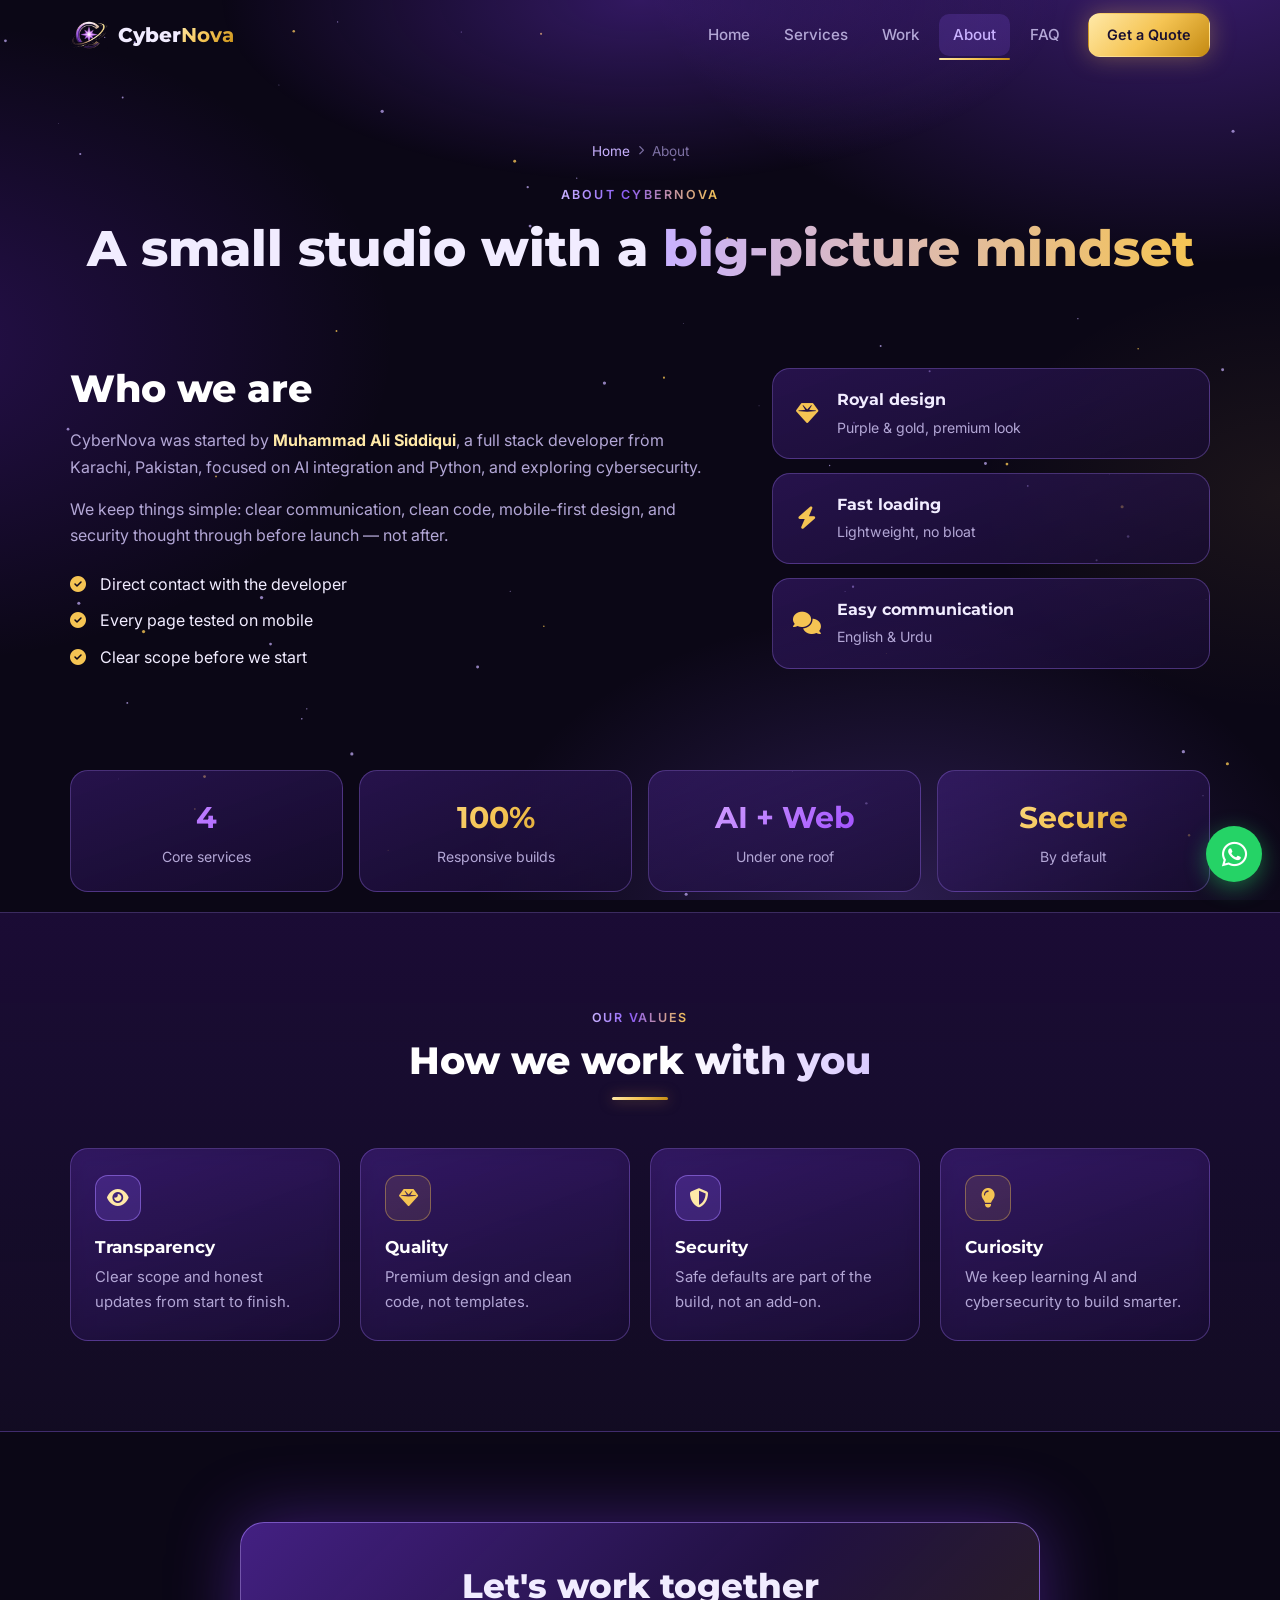
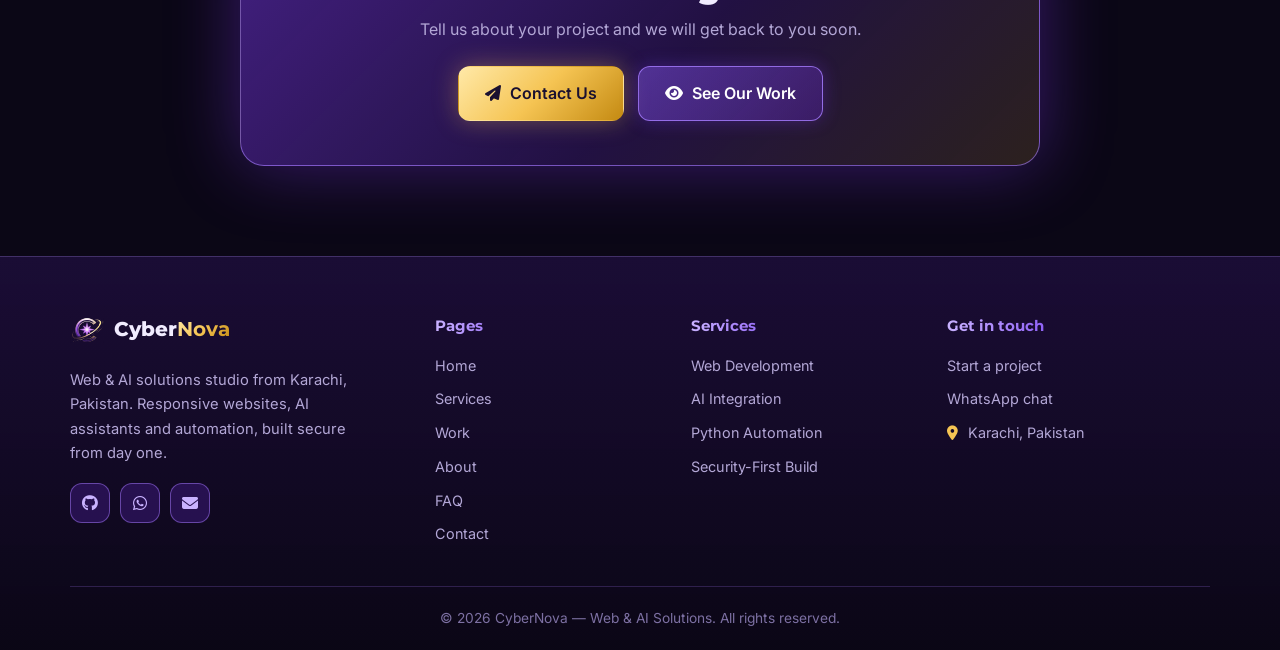
<file: about.html>
<!DOCTYPE html>
<html lang="en">
<head>
  <meta charset="UTF-8">
  <meta name="viewport" content="width=device-width, initial-scale=1.0">
  <title>About | CyberNova</title>
  <meta name="description" content="About CyberNova — a small Web &amp; AI studio from Karachi, Pakistan, started by Muhammad Ali Siddiqui.">
  <meta name="theme-color" content="#0b0716">
  <meta name="color-scheme" content="dark">
  <link rel="icon" type="image/png" href="favicon.png">
  <link rel="preconnect" href="https://fonts.googleapis.com">
  <link rel="preconnect" href="https://fonts.gstatic.com" crossorigin>
  <link href="https://fonts.googleapis.com/css2?family=Inter:wght@400;500;600&family=Montserrat:wght@600;700;800&display=swap" rel="stylesheet">
  <link rel="stylesheet" href="https://cdnjs.cloudflare.com/ajax/libs/font-awesome/6.4.0/css/all.min.css">
  <link rel="stylesheet" href="style.css">
  <link rel="stylesheet" href="pages.css">
  <script>document.documentElement.classList.add('js');setTimeout(function(){if(!window.__cnReady)document.documentElement.classList.remove('js')},2500);</script>
</head>
<body>
  <a class="skip-link" href="#main">Skip to content</a>
  <canvas id="stars" aria-hidden="true"></canvas>
  <div class="progress" id="progress" aria-hidden="true"></div>

  <header class="site-header" id="header">
    <div class="wrap nav">
      <a href="index.html" class="brand" aria-label="CyberNova home"><img src="logo-icon.png" alt="" width="38" height="38"><span class="brand-text">Cyber<b>Nova</b></span></a>
      <button class="menu-btn" id="menuBtn" aria-label="Open menu" aria-expanded="false" aria-controls="menu"><span></span><span></span><span></span></button>
      <nav id="menu" class="menu" aria-label="Main">
        <a href="index.html">Home</a>
        <a href="services.html">Services</a>
        <a href="work.html">Work</a>
        <a href="about.html" class="active" aria-current="page">About</a>
        <a href="faq.html">FAQ</a>
        <a href="contact.html" class="btn btn-gold btn-sm">Get a Quote</a>
      </nav>
    </div>
  </header>

  <main id="main">
    <section class="page-hero">
      <div class="wrap reveal">
        <div class="crumbs"><a href="index.html">Home</a><i class="fa-solid fa-chevron-right"></i><span>About</span></div>
        <span class="tag">About CyberNova</span>
        <h1>A small studio with a <span class="grad">big-picture mindset</span></h1>
      </div>
    </section>

    <section class="section" style="padding-top:20px">
      <div class="wrap about">
        <div class="about-copy reveal">
          <h2>Who we are</h2>
          <p>CyberNova was started by <strong>Muhammad Ali Siddiqui</strong>, a full stack developer from Karachi, Pakistan, focused on AI integration and Python, and exploring cybersecurity.</p>
          <p>We keep things simple: clear communication, clean code, mobile-first design, and security thought through before launch — not after.</p>
          <ul class="ticks">
            <li><i class="fa-solid fa-circle-check"></i> Direct contact with the developer</li>
            <li><i class="fa-solid fa-circle-check"></i> Every page tested on mobile</li>
            <li><i class="fa-solid fa-circle-check"></i> Clear scope before we start</li>
          </ul>
        </div>
        <div class="about-panel reveal" style="--d:.12s">
          <div class="mini"><i class="fa-solid fa-gem"></i><div><strong>Royal design</strong><span>Purple &amp; gold, premium look</span></div></div>
          <div class="mini"><i class="fa-solid fa-bolt"></i><div><strong>Fast loading</strong><span>Lightweight, no bloat</span></div></div>
          <div class="mini"><i class="fa-solid fa-comments"></i><div><strong>Easy communication</strong><span>English &amp; Urdu</span></div></div>
        </div>
      </div>
    </section>

    <section class="stats">
      <div class="wrap stats-grid">
        <div class="stat reveal"><strong>4</strong><span>Core services</span></div>
        <div class="stat reveal" style="--d:.08s"><strong>100%</strong><span>Responsive builds</span></div>
        <div class="stat reveal" style="--d:.16s"><strong>AI + Web</strong><span>Under one roof</span></div>
        <div class="stat reveal" style="--d:.24s"><strong>Secure</strong><span>By default</span></div>
      </div>
    </section>

    <section class="section alt">
      <div class="wrap">
        <header class="sec-head reveal"><span class="tag">Our values</span><h2>How we work with you</h2></header>
        <div class="features four">
          <article class="feature reveal"><i class="fa-solid fa-eye"></i><h3>Transparency</h3><p>Clear scope and honest updates from start to finish.</p></article>
          <article class="feature reveal" style="--d:.06s"><i class="fa-solid fa-gem"></i><h3>Quality</h3><p>Premium design and clean code, not templates.</p></article>
          <article class="feature reveal" style="--d:.12s"><i class="fa-solid fa-shield-halved"></i><h3>Security</h3><p>Safe defaults are part of the build, not an add-on.</p></article>
          <article class="feature reveal" style="--d:.18s"><i class="fa-solid fa-lightbulb"></i><h3>Curiosity</h3><p>We keep learning AI and cybersecurity to build smarter.</p></article>
        </div>
      </div>
    </section>

    <section class="section">
      <div class="wrap narrow">
        <div class="cta-band reveal">
          <h2>Let's work together</h2>
          <p>Tell us about your project and we will get back to you soon.</p>
          <div class="cta"><a href="contact.html" class="btn btn-gold"><i class="fa-solid fa-paper-plane"></i> Contact Us</a><a href="work.html" class="btn btn-ghost"><i class="fa-solid fa-eye"></i> See Our Work</a></div>
        </div>
      </div>
    </section>
  </main>

  <footer class="footer">
    <div class="wrap footer-grid">
      <div class="f-brand">
        <a href="index.html" class="brand"><img src="logo-icon.png" alt="" width="34" height="34"><span class="brand-text">Cyber<b>Nova</b></span></a>
        <p>Web &amp; AI solutions studio from Karachi, Pakistan. Responsive websites, AI assistants and automation, built secure from day one.</p>
        <div class="socials">
          <a data-gh href="https://github.com/YOUR_USERNAME" target="_blank" rel="noopener noreferrer" aria-label="GitHub"><i class="fa-brands fa-github"></i></a>
          <a data-wa href="https://wa.me/923132779458" target="_blank" rel="noopener noreferrer" aria-label="WhatsApp"><i class="fa-brands fa-whatsapp"></i></a>
          <a data-mail href="mailto:techali0407@gmail.com" aria-label="Email"><i class="fa-solid fa-envelope"></i></a>
        </div>
      </div>
      <nav class="f-col" aria-label="Pages"><h4>Pages</h4><a href="index.html">Home</a><a href="services.html">Services</a><a href="work.html">Work</a><a href="about.html">About</a><a href="faq.html">FAQ</a><a href="contact.html">Contact</a></nav>
      <div class="f-col"><h4>Services</h4><a href="services.html">Web Development</a><a href="services.html">AI Integration</a><a href="services.html">Python Automation</a><a href="services.html">Security-First Build</a></div>
      <div class="f-col"><h4>Get in touch</h4><a href="contact.html">Start a project</a><a data-wa href="https://wa.me/923132779458" target="_blank" rel="noopener noreferrer">WhatsApp chat</a><span><i class="fa-solid fa-location-dot"></i> Karachi, Pakistan</span></div>
    </div>
    <div class="wrap copy"><p>© <span data-year>2026</span> CyberNova — Web &amp; AI Solutions. All rights reserved.</p></div>
  </footer>

  <a href="#main" class="to-top" id="toTop" aria-label="Back to top"><i class="fa-solid fa-chevron-up"></i></a>
  <a data-wa href="https://wa.me/923132779458" class="wa-float" target="_blank" rel="noopener noreferrer" aria-label="Chat on WhatsApp"><i class="fa-brands fa-whatsapp"></i></a>
  <script src="script.js"></script>
</body>
</html>
</file>
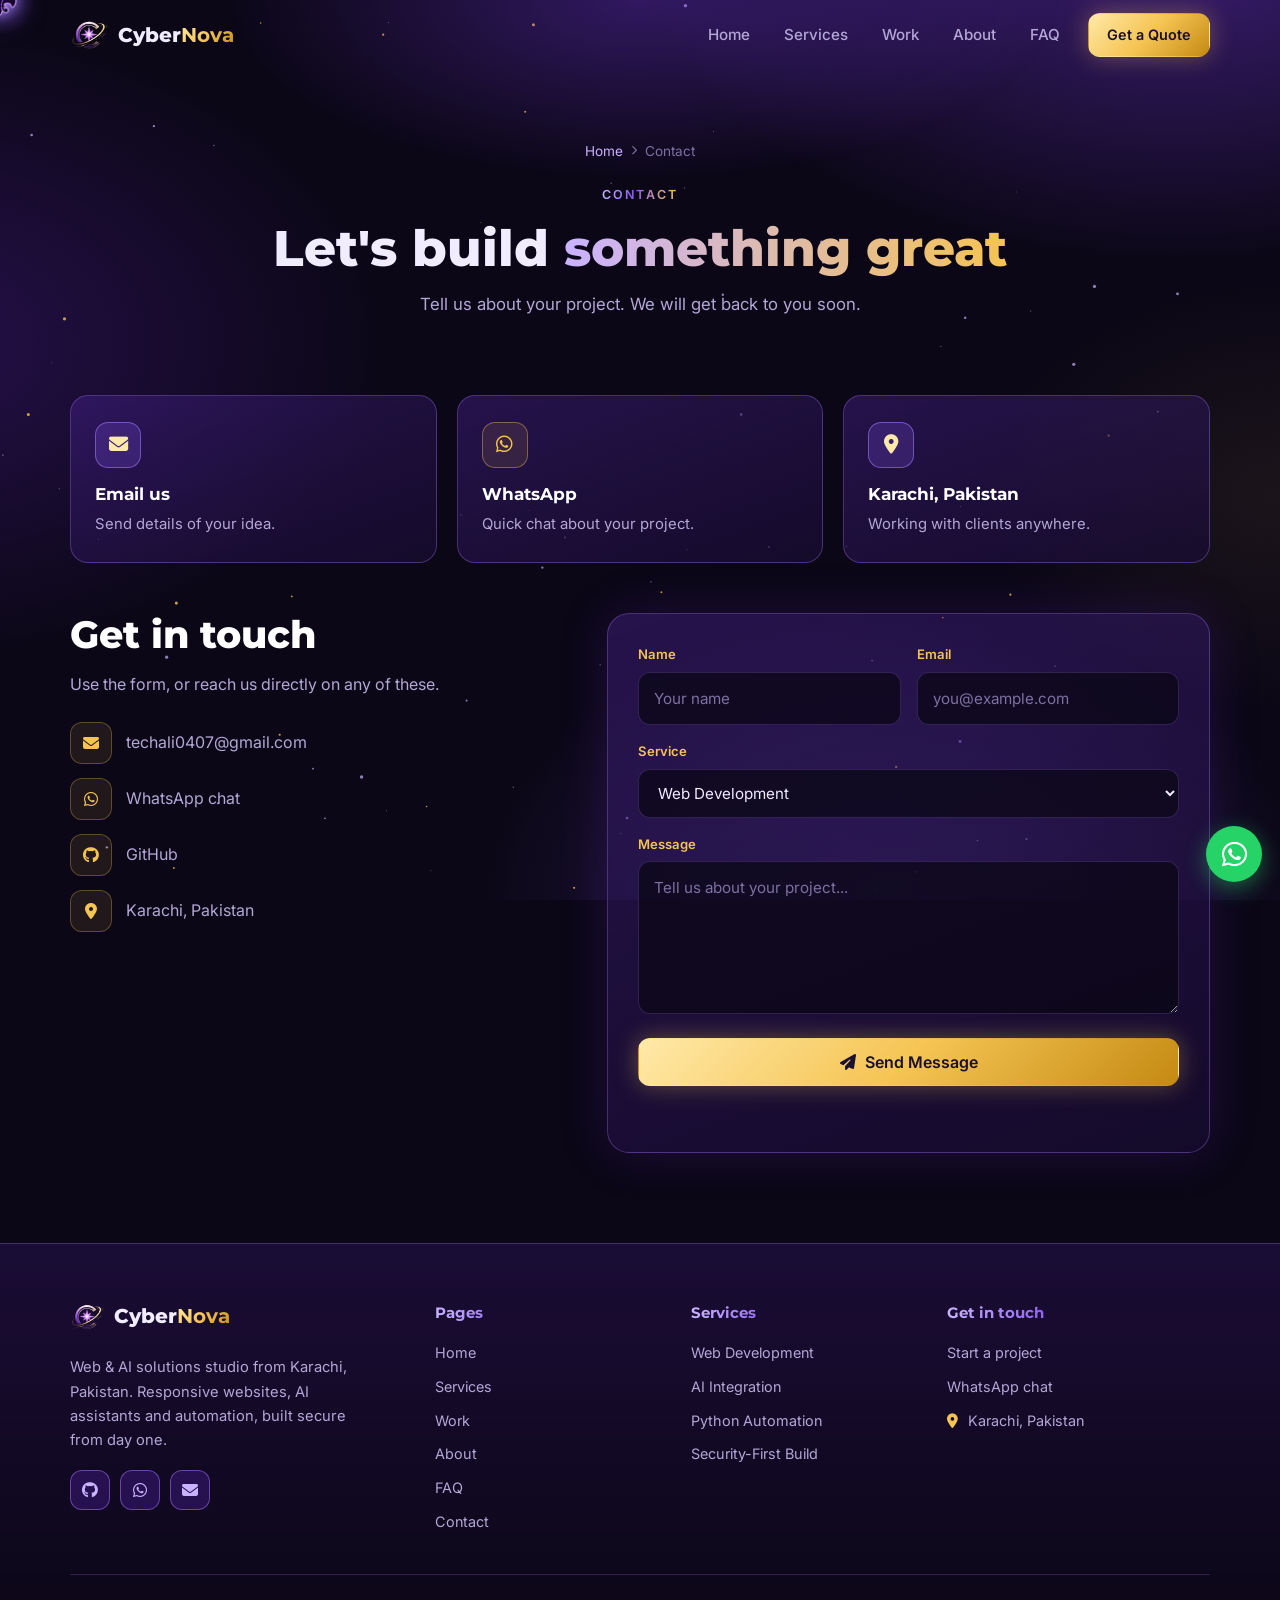
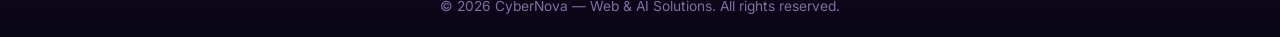
<file: contact.html>
<!DOCTYPE html>
<html lang="en">
<head>
  <meta charset="UTF-8">
  <meta name="viewport" content="width=device-width, initial-scale=1.0">
  <title>Contact | CyberNova</title>
  <meta name="description" content="Contact CyberNova to discuss your website, AI chatbot or automation project. Karachi, Pakistan.">
  <meta name="theme-color" content="#0b0716">
  <meta name="color-scheme" content="dark">
  <link rel="icon" type="image/png" href="favicon.png">
  <link rel="preconnect" href="https://fonts.googleapis.com">
  <link rel="preconnect" href="https://fonts.gstatic.com" crossorigin>
  <link href="https://fonts.googleapis.com/css2?family=Inter:wght@400;500;600&family=Montserrat:wght@600;700;800&display=swap" rel="stylesheet">
  <link rel="stylesheet" href="https://cdnjs.cloudflare.com/ajax/libs/font-awesome/6.4.0/css/all.min.css">
  <link rel="stylesheet" href="style.css">
  <link rel="stylesheet" href="pages.css">
  <script>document.documentElement.classList.add('js');setTimeout(function(){if(!window.__cnReady)document.documentElement.classList.remove('js')},2500);</script>
</head>
<body>
  <a class="skip-link" href="#main">Skip to content</a>
  <canvas id="stars" aria-hidden="true"></canvas>
  <div class="progress" id="progress" aria-hidden="true"></div>

  <header class="site-header" id="header">
    <div class="wrap nav">
      <a href="index.html" class="brand" aria-label="CyberNova home"><img src="logo-icon.png" alt="" width="38" height="38"><span class="brand-text">Cyber<b>Nova</b></span></a>
      <button class="menu-btn" id="menuBtn" aria-label="Open menu" aria-expanded="false" aria-controls="menu"><span></span><span></span><span></span></button>
      <nav id="menu" class="menu" aria-label="Main">
        <a href="index.html">Home</a>
        <a href="services.html">Services</a>
        <a href="work.html">Work</a>
        <a href="about.html">About</a>
        <a href="faq.html">FAQ</a>
        <a href="contact.html" class="btn btn-gold btn-sm" aria-current="page">Get a Quote</a>
      </nav>
    </div>
  </header>

  <main id="main">
    <section class="page-hero">
      <div class="wrap reveal">
        <div class="crumbs"><a href="index.html">Home</a><i class="fa-solid fa-chevron-right"></i><span>Contact</span></div>
        <span class="tag">Contact</span>
        <h1>Let's build <span class="grad">something great</span></h1>
        <p>Tell us about your project. We will get back to you soon.</p>
      </div>
    </section>

    <section class="section" style="padding-top:20px;padding-bottom:0">
      <div class="wrap features three">
        <a class="feature reveal" data-mail href="mailto:techali0407@gmail.com"><i class="fa-solid fa-envelope"></i><h3>Email us</h3><p>Send details of your idea.</p></a>
        <a class="feature reveal" data-wa href="https://wa.me/923132779458" target="_blank" rel="noopener noreferrer" style="--d:.06s"><i class="fa-brands fa-whatsapp"></i><h3>WhatsApp</h3><p>Quick chat about your project.</p></a>
        <div class="feature reveal" style="--d:.12s"><i class="fa-solid fa-location-dot"></i><h3>Karachi, Pakistan</h3><p>Working with clients anywhere.</p></div>
      </div>
    </section>

    <section class="section" style="padding-top:50px">
      <div class="wrap contact">
        <div class="contact-info reveal">
          <h2>Get in touch</h2>
          <p>Use the form, or reach us directly on any of these.</p>
          <ul class="contact-list">
            <li><i class="fa-solid fa-envelope"></i><a data-mail data-show href="mailto:techali0407@gmail.com">techali0407@gmail.com</a></li>
            <li><i class="fa-brands fa-whatsapp"></i><a data-wa href="https://wa.me/923132779458" target="_blank" rel="noopener noreferrer">WhatsApp chat</a></li>
            <li><i class="fa-brands fa-github"></i><a data-gh href="https://github.com/YOUR_USERNAME" target="_blank" rel="noopener noreferrer">GitHub</a></li>
            <li><i class="fa-solid fa-location-dot"></i><span>Karachi, Pakistan</span></li>
          </ul>
        </div>
        <form id="contactForm" class="form reveal" style="--d:.1s" novalidate>
          <input type="checkbox" name="botcheck" class="hp" tabindex="-1" autocomplete="off" aria-hidden="true">
          <div class="row2">
            <div class="field"><label for="fname">Name</label><input id="fname" name="name" type="text" autocomplete="name" placeholder="Your name" required></div>
            <div class="field"><label for="femail">Email</label><input id="femail" name="email" type="email" autocomplete="email" placeholder="you@example.com" required></div>
          </div>
          <div class="field">
            <label for="fservice">Service</label>
            <select id="fservice" name="service">
              <option>Web Development</option>
              <option>AI Integration / Chatbot</option>
              <option>Python Automation</option>
              <option>Something else</option>
            </select>
          </div>
          <div class="field"><label for="fmessage">Message</label><textarea id="fmessage" name="message" rows="5" placeholder="Tell us about your project..." required></textarea></div>
          <button type="submit" class="btn btn-gold btn-block" id="submitBtn"><i class="fa-solid fa-paper-plane"></i> Send Message</button>
          <p class="form-note" id="formNote" role="status" aria-live="polite"></p>
        </form>
      </div>
    </section>
  </main>

  <footer class="footer">
    <div class="wrap footer-grid">
      <div class="f-brand">
        <a href="index.html" class="brand"><img src="logo-icon.png" alt="" width="34" height="34"><span class="brand-text">Cyber<b>Nova</b></span></a>
        <p>Web &amp; AI solutions studio from Karachi, Pakistan. Responsive websites, AI assistants and automation, built secure from day one.</p>
        <div class="socials">
          <a data-gh href="https://github.com/YOUR_USERNAME" target="_blank" rel="noopener noreferrer" aria-label="GitHub"><i class="fa-brands fa-github"></i></a>
          <a data-wa href="https://wa.me/923132779458" target="_blank" rel="noopener noreferrer" aria-label="WhatsApp"><i class="fa-brands fa-whatsapp"></i></a>
          <a data-mail href="mailto:techali0407@gmail.com" aria-label="Email"><i class="fa-solid fa-envelope"></i></a>
        </div>
      </div>
      <nav class="f-col" aria-label="Pages"><h4>Pages</h4><a href="index.html">Home</a><a href="services.html">Services</a><a href="work.html">Work</a><a href="about.html">About</a><a href="faq.html">FAQ</a><a href="contact.html">Contact</a></nav>
      <div class="f-col"><h4>Services</h4><a href="services.html">Web Development</a><a href="services.html">AI Integration</a><a href="services.html">Python Automation</a><a href="services.html">Security-First Build</a></div>
      <div class="f-col"><h4>Get in touch</h4><a href="contact.html">Start a project</a><a data-wa href="https://wa.me/923132779458" target="_blank" rel="noopener noreferrer">WhatsApp chat</a><span><i class="fa-solid fa-location-dot"></i> Karachi, Pakistan</span></div>
    </div>
    <div class="wrap copy"><p>© <span data-year>2026</span> CyberNova — Web &amp; AI Solutions. All rights reserved.</p></div>
  </footer>

  <a href="#main" class="to-top" id="toTop" aria-label="Back to top"><i class="fa-solid fa-chevron-up"></i></a>
  <a data-wa href="https://wa.me/923132779458" class="wa-float" target="_blank" rel="noopener noreferrer" aria-label="Chat on WhatsApp"><i class="fa-brands fa-whatsapp"></i></a>
  <script src="script.js"></script>
</body>
</html>
</file>
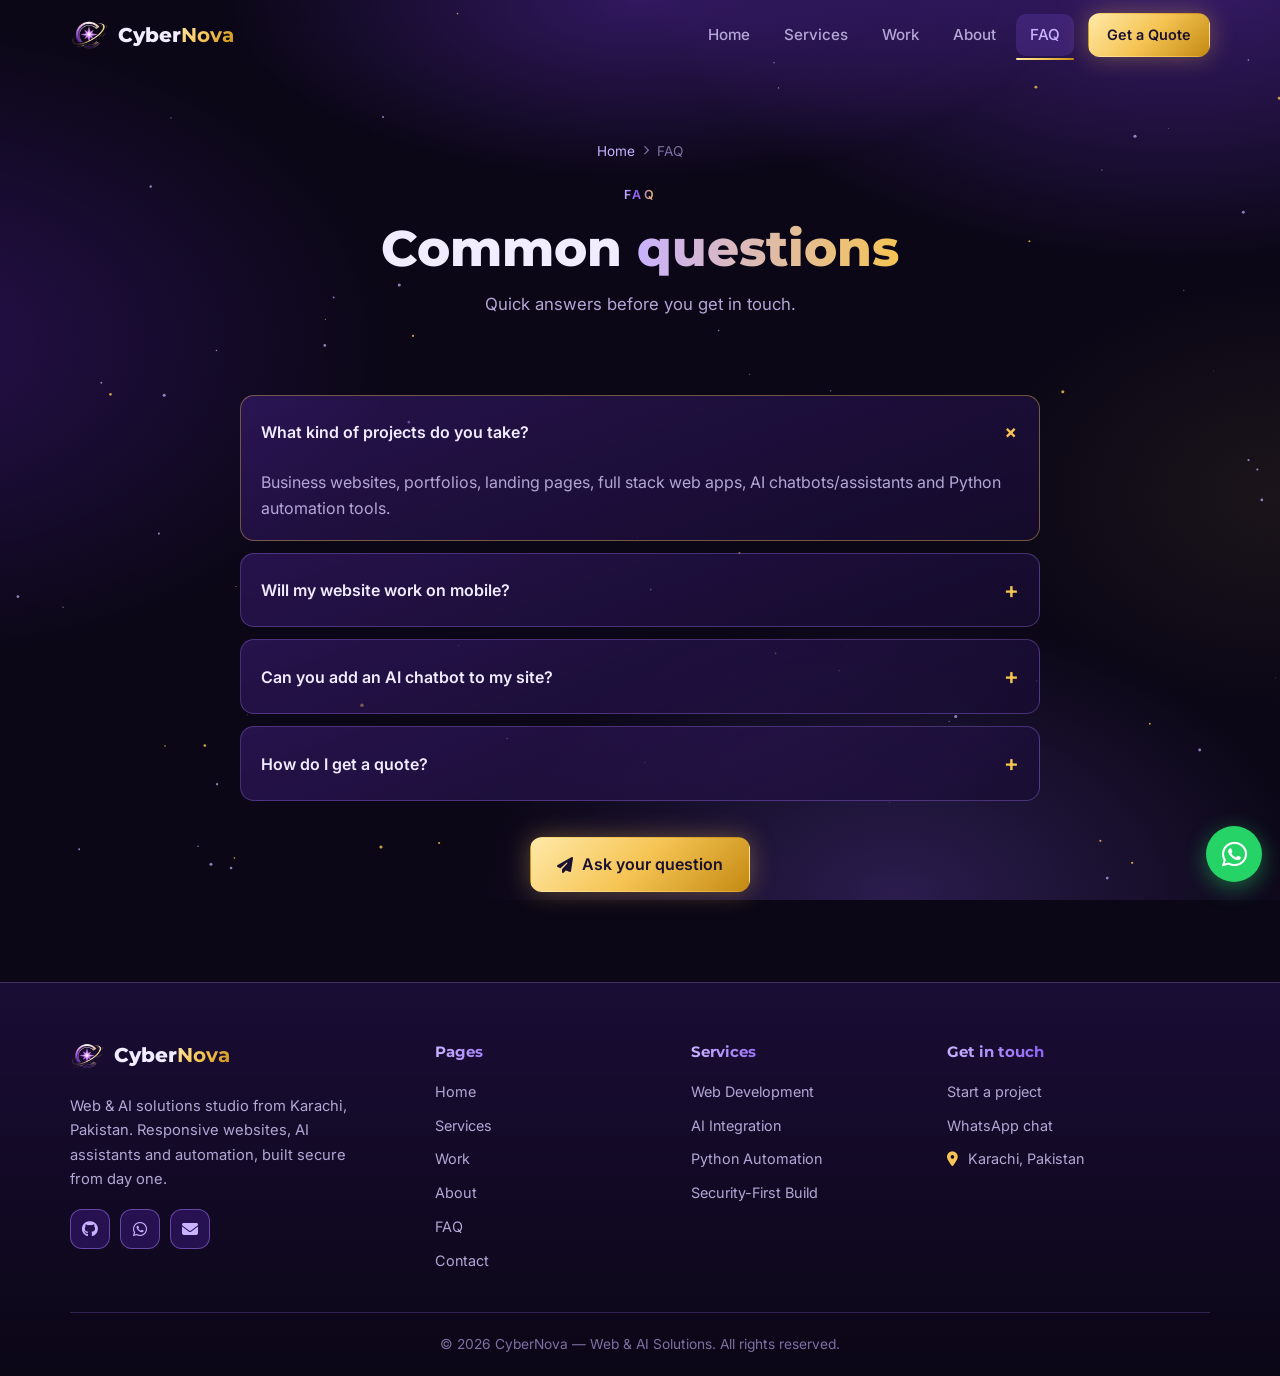
<file: faq.html>
<!DOCTYPE html>
<html lang="en">
<head>
  <meta charset="UTF-8">
  <meta name="viewport" content="width=device-width, initial-scale=1.0">
  <title>FAQ | CyberNova</title>
  <meta name="description" content="Common questions about CyberNova's web development, AI chatbot and automation services.">
  <meta name="theme-color" content="#0b0716">
  <meta name="color-scheme" content="dark">
  <link rel="icon" type="image/png" href="favicon.png">
  <link rel="preconnect" href="https://fonts.googleapis.com">
  <link rel="preconnect" href="https://fonts.gstatic.com" crossorigin>
  <link href="https://fonts.googleapis.com/css2?family=Inter:wght@400;500;600&family=Montserrat:wght@600;700;800&display=swap" rel="stylesheet">
  <link rel="stylesheet" href="https://cdnjs.cloudflare.com/ajax/libs/font-awesome/6.4.0/css/all.min.css">
  <link rel="stylesheet" href="style.css">
  <link rel="stylesheet" href="pages.css">
  <script>document.documentElement.classList.add('js');setTimeout(function(){if(!window.__cnReady)document.documentElement.classList.remove('js')},2500);</script>
</head>
<body>
  <a class="skip-link" href="#main">Skip to content</a>
  <canvas id="stars" aria-hidden="true"></canvas>
  <div class="progress" id="progress" aria-hidden="true"></div>

  <header class="site-header" id="header">
    <div class="wrap nav">
      <a href="index.html" class="brand" aria-label="CyberNova home"><img src="logo-icon.png" alt="" width="38" height="38"><span class="brand-text">Cyber<b>Nova</b></span></a>
      <button class="menu-btn" id="menuBtn" aria-label="Open menu" aria-expanded="false" aria-controls="menu"><span></span><span></span><span></span></button>
      <nav id="menu" class="menu" aria-label="Main">
        <a href="index.html">Home</a>
        <a href="services.html">Services</a>
        <a href="work.html">Work</a>
        <a href="about.html">About</a>
        <a href="faq.html" class="active" aria-current="page">FAQ</a>
        <a href="contact.html" class="btn btn-gold btn-sm">Get a Quote</a>
      </nav>
    </div>
  </header>

  <main id="main">
    <section class="page-hero">
      <div class="wrap reveal">
        <div class="crumbs"><a href="index.html">Home</a><i class="fa-solid fa-chevron-right"></i><span>FAQ</span></div>
        <span class="tag">FAQ</span>
        <h1>Common <span class="grad">questions</span></h1>
        <p>Quick answers before you get in touch.</p>
      </div>
    </section>

    <section class="section" style="padding-top:20px">
      <div class="wrap narrow">
        <div class="faq reveal">
          <details open><summary>What kind of projects do you take?</summary><p>Business websites, portfolios, landing pages, full stack web apps, AI chatbots/assistants and Python automation tools.</p></details>
          <details><summary>Will my website work on mobile?</summary><p>Yes. Every layout is built mobile-first and tested on small screens before delivery.</p></details>
          <details><summary>Can you add an AI chatbot to my site?</summary><p>Yes. We integrate LLM APIs to build chat assistants for support, sales or e-commerce.</p></details>
          <details><summary>How do I get a quote?</summary><p>Send the contact form with a short description of your idea. We will reply with questions and next steps.</p></details>
        </div>
        <div class="center-cta reveal"><a href="contact.html" class="btn btn-gold"><i class="fa-solid fa-paper-plane"></i> Ask your question</a></div>
      </div>
    </section>
  </main>

  <footer class="footer">
    <div class="wrap footer-grid">
      <div class="f-brand">
        <a href="index.html" class="brand"><img src="logo-icon.png" alt="" width="34" height="34"><span class="brand-text">Cyber<b>Nova</b></span></a>
        <p>Web &amp; AI solutions studio from Karachi, Pakistan. Responsive websites, AI assistants and automation, built secure from day one.</p>
        <div class="socials">
          <a data-gh href="https://github.com/YOUR_USERNAME" target="_blank" rel="noopener noreferrer" aria-label="GitHub"><i class="fa-brands fa-github"></i></a>
          <a data-wa href="https://wa.me/923132779458" target="_blank" rel="noopener noreferrer" aria-label="WhatsApp"><i class="fa-brands fa-whatsapp"></i></a>
          <a data-mail href="mailto:techali0407@gmail.com" aria-label="Email"><i class="fa-solid fa-envelope"></i></a>
        </div>
      </div>
      <nav class="f-col" aria-label="Pages"><h4>Pages</h4><a href="index.html">Home</a><a href="services.html">Services</a><a href="work.html">Work</a><a href="about.html">About</a><a href="faq.html">FAQ</a><a href="contact.html">Contact</a></nav>
      <div class="f-col"><h4>Services</h4><a href="services.html">Web Development</a><a href="services.html">AI Integration</a><a href="services.html">Python Automation</a><a href="services.html">Security-First Build</a></div>
      <div class="f-col"><h4>Get in touch</h4><a href="contact.html">Start a project</a><a data-wa href="https://wa.me/923132779458" target="_blank" rel="noopener noreferrer">WhatsApp chat</a><span><i class="fa-solid fa-location-dot"></i> Karachi, Pakistan</span></div>
    </div>
    <div class="wrap copy"><p>© <span data-year>2026</span> CyberNova — Web &amp; AI Solutions. All rights reserved.</p></div>
  </footer>

  <a href="#main" class="to-top" id="toTop" aria-label="Back to top"><i class="fa-solid fa-chevron-up"></i></a>
  <a data-wa href="https://wa.me/923132779458" class="wa-float" target="_blank" rel="noopener noreferrer" aria-label="Chat on WhatsApp"><i class="fa-brands fa-whatsapp"></i></a>
  <script src="script.js"></script>
</body>
</html>
</file>
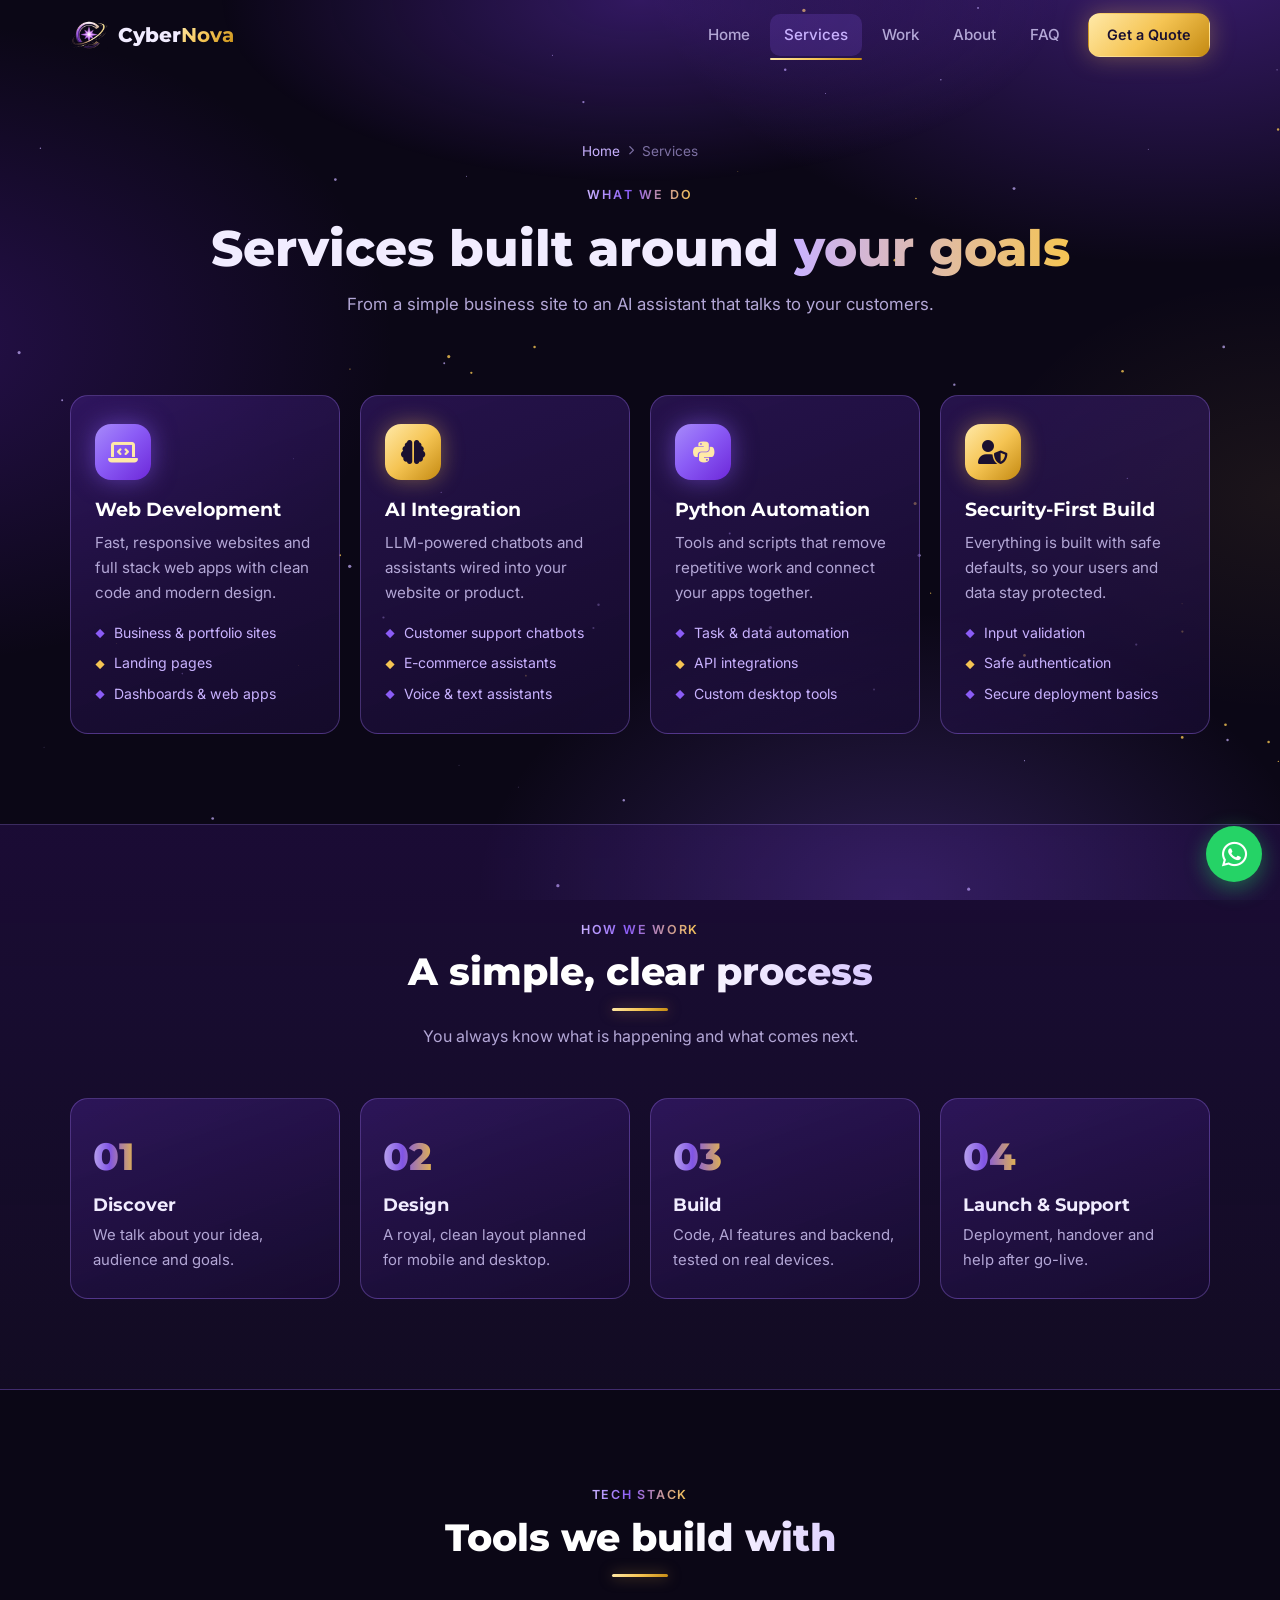
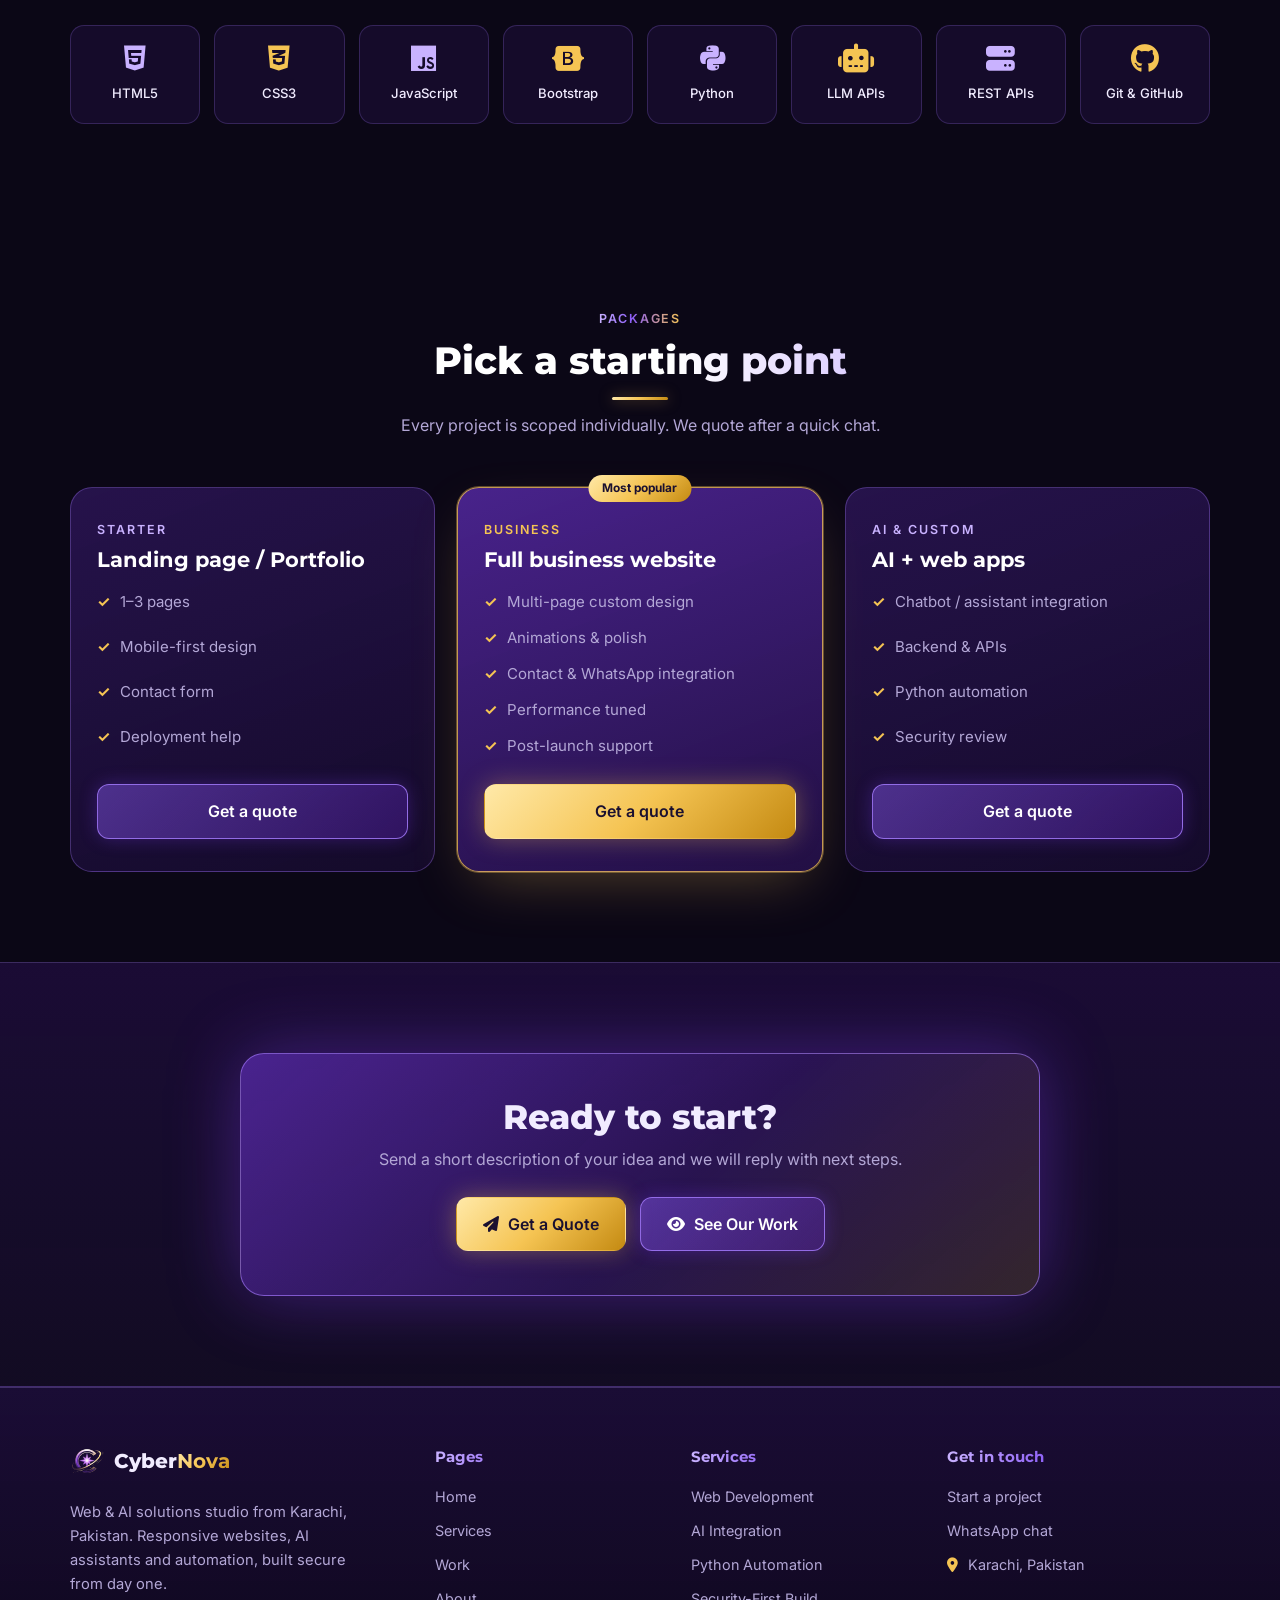
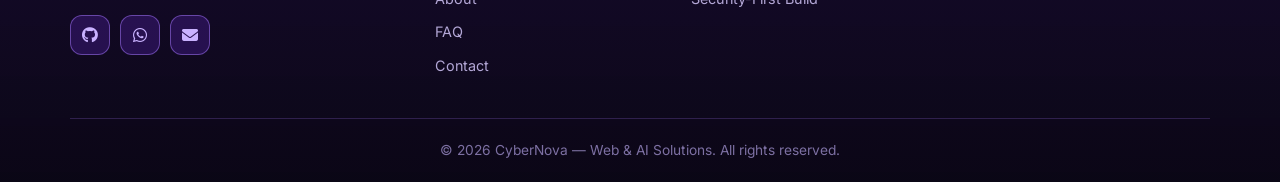
<file: services.html>
<!DOCTYPE html>
<html lang="en">
<head>
  <meta charset="UTF-8">
  <meta name="viewport" content="width=device-width, initial-scale=1.0">
  <title>Services | CyberNova</title>
  <meta name="description" content="Web development, AI integration, Python automation and security-first builds by CyberNova.">
  <meta name="theme-color" content="#0b0716">
  <meta name="color-scheme" content="dark">
  <link rel="icon" type="image/png" href="favicon.png">
  <link rel="preconnect" href="https://fonts.googleapis.com">
  <link rel="preconnect" href="https://fonts.gstatic.com" crossorigin>
  <link href="https://fonts.googleapis.com/css2?family=Inter:wght@400;500;600&family=Montserrat:wght@600;700;800&display=swap" rel="stylesheet">
  <link rel="stylesheet" href="https://cdnjs.cloudflare.com/ajax/libs/font-awesome/6.4.0/css/all.min.css">
  <link rel="stylesheet" href="style.css">
  <link rel="stylesheet" href="pages.css">
  <script>document.documentElement.classList.add('js');setTimeout(function(){if(!window.__cnReady)document.documentElement.classList.remove('js')},2500);</script>
</head>
<body>
  <a class="skip-link" href="#main">Skip to content</a>
  <canvas id="stars" aria-hidden="true"></canvas>
  <div class="progress" id="progress" aria-hidden="true"></div>

  <header class="site-header" id="header">
    <div class="wrap nav">
      <a href="index.html" class="brand" aria-label="CyberNova home"><img src="logo-icon.png" alt="" width="38" height="38"><span class="brand-text">Cyber<b>Nova</b></span></a>
      <button class="menu-btn" id="menuBtn" aria-label="Open menu" aria-expanded="false" aria-controls="menu"><span></span><span></span><span></span></button>
      <nav id="menu" class="menu" aria-label="Main">
        <a href="index.html">Home</a>
        <a href="services.html" class="active" aria-current="page">Services</a>
        <a href="work.html">Work</a>
        <a href="about.html">About</a>
        <a href="faq.html">FAQ</a>
        <a href="contact.html" class="btn btn-gold btn-sm">Get a Quote</a>
      </nav>
    </div>
  </header>

  <main id="main">
    <section class="page-hero">
      <div class="wrap reveal">
        <div class="crumbs"><a href="index.html">Home</a><i class="fa-solid fa-chevron-right"></i><span>Services</span></div>
        <span class="tag">What we do</span>
        <h1>Services built around <span class="grad">your goals</span></h1>
        <p>From a simple business site to an AI assistant that talks to your customers.</p>
      </div>
    </section>

    <section class="section" style="padding-top:20px">
      <div class="wrap">
        <div class="cards">
          <article class="card reveal">
            <div class="icon"><i class="fa-solid fa-laptop-code"></i></div>
            <h3>Web Development</h3>
            <p>Fast, responsive websites and full stack web apps with clean code and modern design.</p>
            <ul><li>Business &amp; portfolio sites</li><li>Landing pages</li><li>Dashboards &amp; web apps</li></ul>
          </article>
          <article class="card reveal" style="--d:.08s">
            <div class="icon"><i class="fa-solid fa-brain"></i></div>
            <h3>AI Integration</h3>
            <p>LLM-powered chatbots and assistants wired into your website or product.</p>
            <ul><li>Customer support chatbots</li><li>E-commerce assistants</li><li>Voice &amp; text assistants</li></ul>
          </article>
          <article class="card reveal" style="--d:.16s">
            <div class="icon"><i class="fa-brands fa-python"></i></div>
            <h3>Python Automation</h3>
            <p>Tools and scripts that remove repetitive work and connect your apps together.</p>
            <ul><li>Task &amp; data automation</li><li>API integrations</li><li>Custom desktop tools</li></ul>
          </article>
          <article class="card reveal" style="--d:.24s">
            <div class="icon"><i class="fa-solid fa-user-shield"></i></div>
            <h3>Security-First Build</h3>
            <p>Everything is built with safe defaults, so your users and data stay protected.</p>
            <ul><li>Input validation</li><li>Safe authentication</li><li>Secure deployment basics</li></ul>
          </article>
        </div>
      </div>
    </section>

    <section id="process" class="section alt">
      <div class="wrap">
        <header class="sec-head reveal">
          <span class="tag">How we work</span>
          <h2>A simple, clear process</h2>
          <p>You always know what is happening and what comes next.</p>
        </header>
        <ol class="steps">
          <li class="step reveal"><span class="num">01</span><h3>Discover</h3><p>We talk about your idea, audience and goals.</p></li>
          <li class="step reveal" style="--d:.08s"><span class="num">02</span><h3>Design</h3><p>A royal, clean layout planned for mobile and desktop.</p></li>
          <li class="step reveal" style="--d:.16s"><span class="num">03</span><h3>Build</h3><p>Code, AI features and backend, tested on real devices.</p></li>
          <li class="step reveal" style="--d:.24s"><span class="num">04</span><h3>Launch &amp; Support</h3><p>Deployment, handover and help after go-live.</p></li>
        </ol>
      </div>
    </section>

    <section class="section">
      <div class="wrap">
        <header class="sec-head reveal"><span class="tag">Tech stack</span><h2>Tools we build with</h2></header>
        <ul class="tech-grid reveal">
          <li><i class="fa-brands fa-html5"></i>HTML5</li>
          <li><i class="fa-brands fa-css3-alt"></i>CSS3</li>
          <li><i class="fa-brands fa-js"></i>JavaScript</li>
          <li><i class="fa-brands fa-bootstrap"></i>Bootstrap</li>
          <li><i class="fa-brands fa-python"></i>Python</li>
          <li><i class="fa-solid fa-robot"></i>LLM APIs</li>
          <li><i class="fa-solid fa-server"></i>REST APIs</li>
          <li><i class="fa-brands fa-github"></i>Git &amp; GitHub</li>
        </ul>
      </div>
    </section>

    <section class="section">
      <div class="wrap">
        <header class="sec-head reveal"><span class="tag">Packages</span><h2>Pick a starting point</h2><p>Every project is scoped individually. We quote after a quick chat.</p></header>
        <div class="packages">
          <article class="pack reveal"><span class="pk-tag">Starter</span><h3>Landing page / Portfolio</h3><ul><li>1–3 pages</li><li>Mobile-first design</li><li>Contact form</li><li>Deployment help</li></ul><a href="contact.html" class="btn btn-ghost btn-block">Get a quote</a></article>
          <article class="pack featured reveal" style="--d:.08s"><span class="pop">Most popular</span><span class="pk-tag">Business</span><h3>Full business website</h3><ul><li>Multi-page custom design</li><li>Animations &amp; polish</li><li>Contact &amp; WhatsApp integration</li><li>Performance tuned</li><li>Post-launch support</li></ul><a href="contact.html" class="btn btn-gold btn-block">Get a quote</a></article>
          <article class="pack reveal" style="--d:.16s"><span class="pk-tag">AI &amp; Custom</span><h3>AI + web apps</h3><ul><li>Chatbot / assistant integration</li><li>Backend &amp; APIs</li><li>Python automation</li><li>Security review</li></ul><a href="contact.html" class="btn btn-ghost btn-block">Get a quote</a></article>
        </div>
      </div>
    </section>

    <section class="section alt">
      <div class="wrap narrow">
        <div class="cta-band reveal">
          <h2>Ready to start?</h2>
          <p>Send a short description of your idea and we will reply with next steps.</p>
          <div class="cta"><a href="contact.html" class="btn btn-gold"><i class="fa-solid fa-paper-plane"></i> Get a Quote</a><a href="work.html" class="btn btn-ghost"><i class="fa-solid fa-eye"></i> See Our Work</a></div>
        </div>
      </div>
    </section>
  </main>

  <footer class="footer">
    <div class="wrap footer-grid">
      <div class="f-brand">
        <a href="index.html" class="brand"><img src="logo-icon.png" alt="" width="34" height="34"><span class="brand-text">Cyber<b>Nova</b></span></a>
        <p>Web &amp; AI solutions studio from Karachi, Pakistan. Responsive websites, AI assistants and automation, built secure from day one.</p>
        <div class="socials">
          <a data-gh href="https://github.com/YOUR_USERNAME" target="_blank" rel="noopener noreferrer" aria-label="GitHub"><i class="fa-brands fa-github"></i></a>
          <a data-wa href="https://wa.me/923132779458" target="_blank" rel="noopener noreferrer" aria-label="WhatsApp"><i class="fa-brands fa-whatsapp"></i></a>
          <a data-mail href="mailto:techali0407@gmail.com" aria-label="Email"><i class="fa-solid fa-envelope"></i></a>
        </div>
      </div>
      <nav class="f-col" aria-label="Pages"><h4>Pages</h4><a href="index.html">Home</a><a href="services.html">Services</a><a href="work.html">Work</a><a href="about.html">About</a><a href="faq.html">FAQ</a><a href="contact.html">Contact</a></nav>
      <div class="f-col"><h4>Services</h4><a href="services.html">Web Development</a><a href="services.html">AI Integration</a><a href="services.html">Python Automation</a><a href="services.html">Security-First Build</a></div>
      <div class="f-col"><h4>Get in touch</h4><a href="contact.html">Start a project</a><a data-wa href="https://wa.me/923132779458" target="_blank" rel="noopener noreferrer">WhatsApp chat</a><span><i class="fa-solid fa-location-dot"></i> Karachi, Pakistan</span></div>
    </div>
    <div class="wrap copy"><p>© <span data-year>2026</span> CyberNova — Web &amp; AI Solutions. All rights reserved.</p></div>
  </footer>

  <a href="#main" class="to-top" id="toTop" aria-label="Back to top"><i class="fa-solid fa-chevron-up"></i></a>
  <a data-wa href="https://wa.me/923132779458" class="wa-float" target="_blank" rel="noopener noreferrer" aria-label="Chat on WhatsApp"><i class="fa-brands fa-whatsapp"></i></a>
  <script src="script.js"></script>
</body>
</html>
</file>
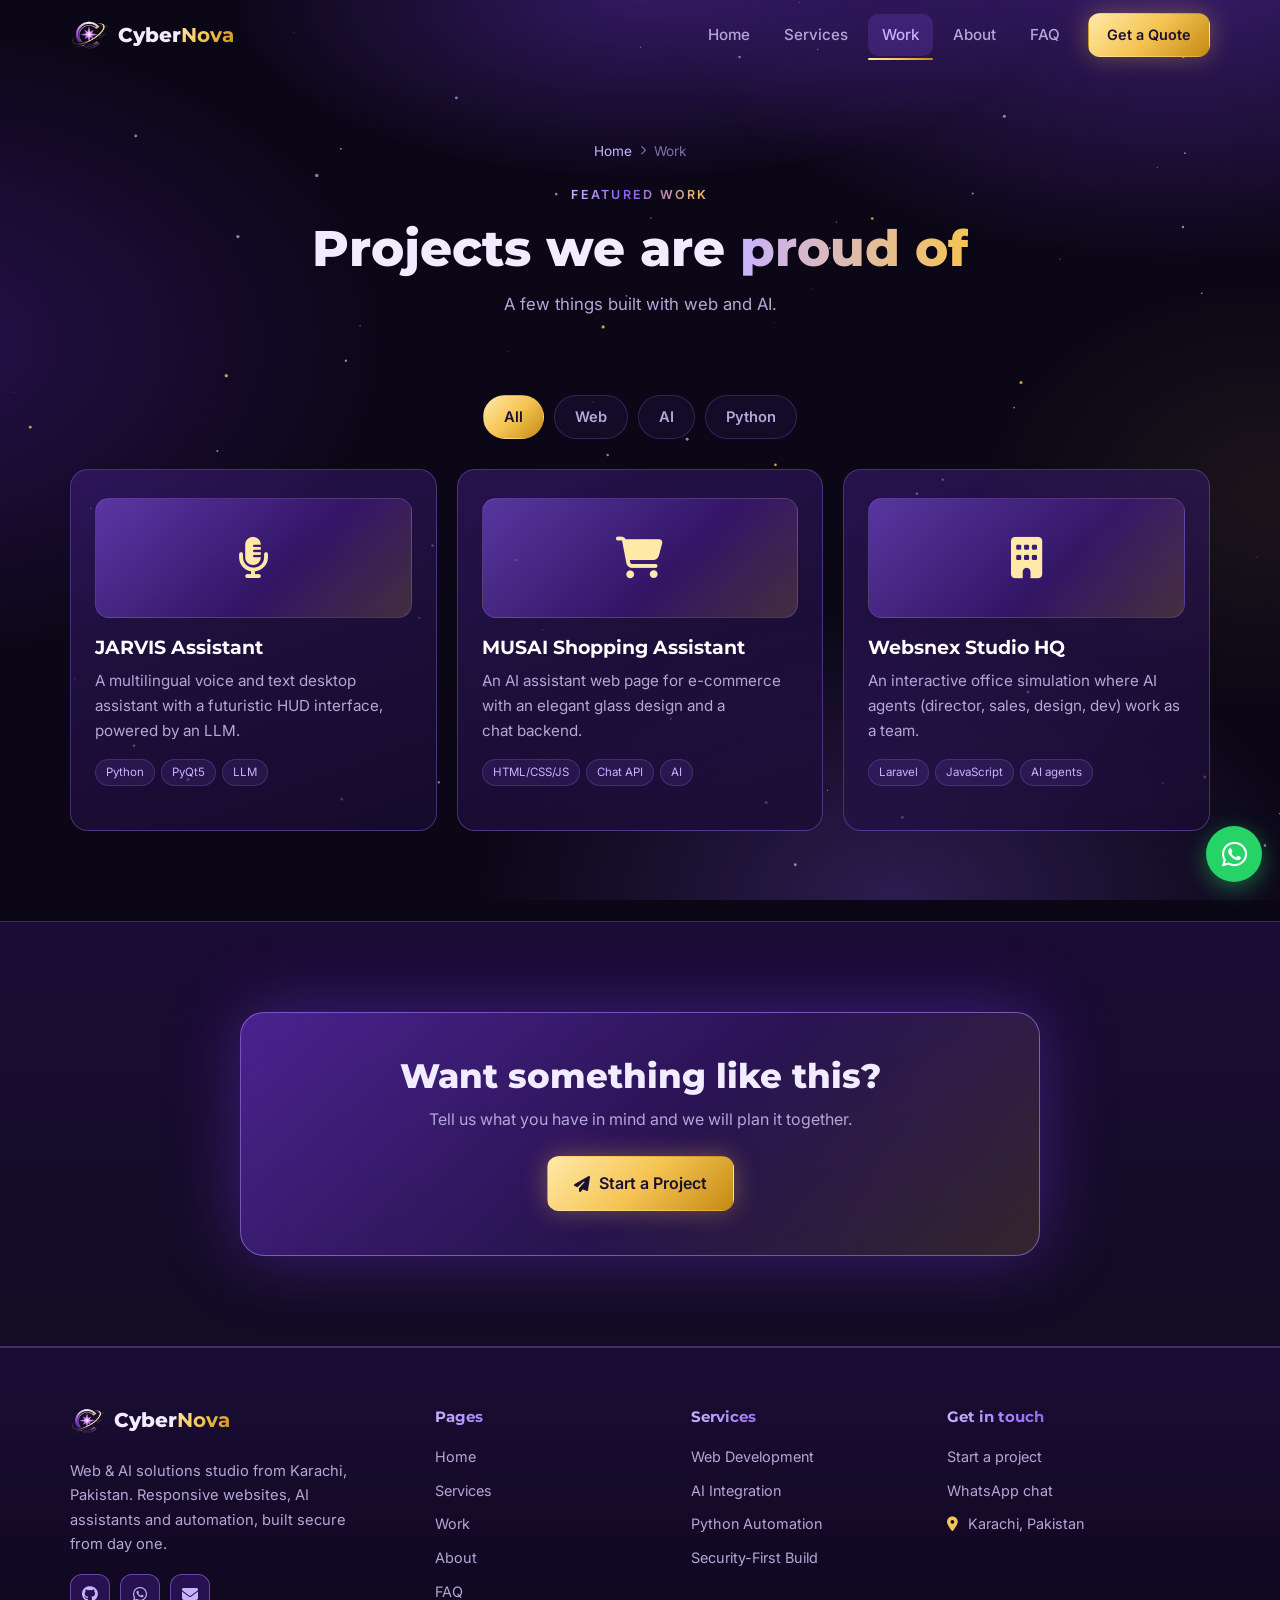
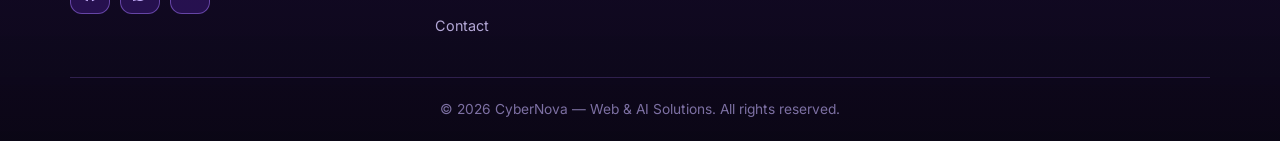
<file: work.html>
<!DOCTYPE html>
<html lang="en">
<head>
  <meta charset="UTF-8">
  <meta name="viewport" content="width=device-width, initial-scale=1.0">
  <title>Work | CyberNova</title>
  <meta name="description" content="Featured projects by CyberNova: JARVIS Assistant, MUSAI Shopping Assistant and Websnex Studio HQ.">
  <meta name="theme-color" content="#0b0716">
  <meta name="color-scheme" content="dark">
  <link rel="icon" type="image/png" href="favicon.png">
  <link rel="preconnect" href="https://fonts.googleapis.com">
  <link rel="preconnect" href="https://fonts.gstatic.com" crossorigin>
  <link href="https://fonts.googleapis.com/css2?family=Inter:wght@400;500;600&family=Montserrat:wght@600;700;800&display=swap" rel="stylesheet">
  <link rel="stylesheet" href="https://cdnjs.cloudflare.com/ajax/libs/font-awesome/6.4.0/css/all.min.css">
  <link rel="stylesheet" href="style.css">
  <link rel="stylesheet" href="pages.css">
  <script>document.documentElement.classList.add('js');setTimeout(function(){if(!window.__cnReady)document.documentElement.classList.remove('js')},2500);</script>
</head>
<body>
  <a class="skip-link" href="#main">Skip to content</a>
  <canvas id="stars" aria-hidden="true"></canvas>
  <div class="progress" id="progress" aria-hidden="true"></div>

  <header class="site-header" id="header">
    <div class="wrap nav">
      <a href="index.html" class="brand" aria-label="CyberNova home"><img src="logo-icon.png" alt="" width="38" height="38"><span class="brand-text">Cyber<b>Nova</b></span></a>
      <button class="menu-btn" id="menuBtn" aria-label="Open menu" aria-expanded="false" aria-controls="menu"><span></span><span></span><span></span></button>
      <nav id="menu" class="menu" aria-label="Main">
        <a href="index.html">Home</a>
        <a href="services.html">Services</a>
        <a href="work.html" class="active" aria-current="page">Work</a>
        <a href="about.html">About</a>
        <a href="faq.html">FAQ</a>
        <a href="contact.html" class="btn btn-gold btn-sm">Get a Quote</a>
      </nav>
    </div>
  </header>

  <main id="main">
    <section class="page-hero">
      <div class="wrap reveal">
        <div class="crumbs"><a href="index.html">Home</a><i class="fa-solid fa-chevron-right"></i><span>Work</span></div>
        <span class="tag">Featured work</span>
        <h1>Projects we are <span class="grad">proud of</span></h1>
        <p>A few things built with web and AI.</p>
      </div>
    </section>

    <section class="section" style="padding-top:20px">
      <div class="wrap">
        <div class="filters reveal" role="group" aria-label="Filter projects"><button type="button" class="fchip-btn active" data-filter="all">All</button><button type="button" class="fchip-btn" data-filter="web">Web</button><button type="button" class="fchip-btn" data-filter="ai">AI</button><button type="button" class="fchip-btn" data-filter="python">Python</button></div>
        <div class="cards three">
          <article data-cat="python ai" class="card project reveal">
            <div class="thumb"><i class="fa-solid fa-microphone-lines"></i></div>
            <h3>JARVIS Assistant</h3>
            <p>A multilingual voice and text desktop assistant with a futuristic HUD interface, powered by an LLM.</p>
            <div class="chips"><span>Python</span><span>PyQt5</span><span>LLM</span></div>
          </article>
          <article data-cat="web ai" class="card project reveal" style="--d:.08s">
            <div class="thumb"><i class="fa-solid fa-cart-shopping"></i></div>
            <h3>MUSAI Shopping Assistant</h3>
            <p>An AI assistant web page for e-commerce with an elegant glass design and a chat backend.</p>
            <div class="chips"><span>HTML/CSS/JS</span><span>Chat API</span><span>AI</span></div>
          </article>
          <article data-cat="web ai" class="card project reveal" style="--d:.16s">
            <div class="thumb"><i class="fa-solid fa-building"></i></div>
            <h3>Websnex Studio HQ</h3>
            <p>An interactive office simulation where AI agents (director, sales, design, dev) work as a team.</p>
            <div class="chips"><span>Laravel</span><span>JavaScript</span><span>AI agents</span></div>
          </article>
        </div>
      </div>
    </section>

    <section class="section alt">
      <div class="wrap narrow">
        <div class="cta-band reveal">
          <h2>Want something like this?</h2>
          <p>Tell us what you have in mind and we will plan it together.</p>
          <div class="cta"><a href="contact.html" class="btn btn-gold"><i class="fa-solid fa-paper-plane"></i> Start a Project</a></div>
        </div>
      </div>
    </section>
  </main>

  <footer class="footer">
    <div class="wrap footer-grid">
      <div class="f-brand">
        <a href="index.html" class="brand"><img src="logo-icon.png" alt="" width="34" height="34"><span class="brand-text">Cyber<b>Nova</b></span></a>
        <p>Web &amp; AI solutions studio from Karachi, Pakistan. Responsive websites, AI assistants and automation, built secure from day one.</p>
        <div class="socials">
          <a data-gh href="https://github.com/YOUR_USERNAME" target="_blank" rel="noopener noreferrer" aria-label="GitHub"><i class="fa-brands fa-github"></i></a>
          <a data-wa href="https://wa.me/923132779458" target="_blank" rel="noopener noreferrer" aria-label="WhatsApp"><i class="fa-brands fa-whatsapp"></i></a>
          <a data-mail href="mailto:techali0407@gmail.com" aria-label="Email"><i class="fa-solid fa-envelope"></i></a>
        </div>
      </div>
      <nav class="f-col" aria-label="Pages"><h4>Pages</h4><a href="index.html">Home</a><a href="services.html">Services</a><a href="work.html">Work</a><a href="about.html">About</a><a href="faq.html">FAQ</a><a href="contact.html">Contact</a></nav>
      <div class="f-col"><h4>Services</h4><a href="services.html">Web Development</a><a href="services.html">AI Integration</a><a href="services.html">Python Automation</a><a href="services.html">Security-First Build</a></div>
      <div class="f-col"><h4>Get in touch</h4><a href="contact.html">Start a project</a><a data-wa href="https://wa.me/923132779458" target="_blank" rel="noopener noreferrer">WhatsApp chat</a><span><i class="fa-solid fa-location-dot"></i> Karachi, Pakistan</span></div>
    </div>
    <div class="wrap copy"><p>© <span data-year>2026</span> CyberNova — Web &amp; AI Solutions. All rights reserved.</p></div>
  </footer>

  <a href="#main" class="to-top" id="toTop" aria-label="Back to top"><i class="fa-solid fa-chevron-up"></i></a>
  <a data-wa href="https://wa.me/923132779458" class="wa-float" target="_blank" rel="noopener noreferrer" aria-label="Chat on WhatsApp"><i class="fa-brands fa-whatsapp"></i></a>
  <script src="script.js"></script>
</body>
</html>
</file>
<file: style.css>
/* ===== CyberNova — Royal Purple & Gold ===== */
:root{
  --bg:#0b0716; --bg2:#110a22; --card:rgba(28,16,56,.62); --line:rgba(167,125,255,.22);
  --purple:#8b5cf6; --purple-d:#6d28d9; --purple-l:#c9b2ff;
  --gold:#f5c453; --gold-l:#ffe9a8; --gold-d:#c48a12;
  --text:#f1ecff; --dim:#b3a7d6; --faint:#7d70a3;
  --head:'Montserrat',system-ui,sans-serif; --body:'Inter',system-ui,-apple-system,'Segoe UI',sans-serif;
  --r:18px; --max:1140px;
  --gold-grad:linear-gradient(135deg,#ffe9a8,#f5c453 50%,#c48a12);
}
*,*::before,*::after{box-sizing:border-box}
html{scroll-behavior:smooth;scroll-padding-top:84px}
body{margin:0;font-family:var(--body);color:var(--text);line-height:1.65;background:
  radial-gradient(900px 520px at 90% -8%,rgba(109,40,217,.35),transparent 60%),
  radial-gradient(700px 480px at -10% 35%,rgba(245,196,83,.08),transparent 60%),var(--bg);
  background-attachment:fixed;overflow-x:hidden}
img,svg{max-width:100%;display:block}
a{color:inherit;text-decoration:none}
h1,h2,h3{font-family:var(--head);line-height:1.15;margin:0}
p{margin:0}
ul,ol{list-style:none;margin:0;padding:0}
::selection{background:var(--purple-d);color:#fff}
.wrap{width:min(var(--max),100% - 40px);margin-inline:auto}
.narrow{max-width:800px}
#stars{position:fixed;inset:0;width:100%;height:100%;z-index:0;pointer-events:none}
main,header,footer{position:relative;z-index:2}
.skip-link{position:absolute;left:-999px;top:8px;background:var(--gold);color:#1a1030;padding:8px 14px;border-radius:8px;z-index:9999}
.skip-link:focus{left:8px}
:focus-visible{outline:2px solid var(--gold);outline-offset:3px}

.progress{position:fixed;top:0;left:0;height:3px;width:100%;z-index:3000;transform:scaleX(0);transform-origin:left;
  background:linear-gradient(90deg,var(--purple-d),var(--purple),var(--gold))}

/* ===== Header ===== */
.site-header{position:fixed;top:0;left:0;right:0;z-index:2000;transition:background .3s,border-color .3s,box-shadow .3s;border-bottom:1px solid transparent}
.site-header.scrolled{background:rgba(11,7,22,.82);backdrop-filter:blur(14px);-webkit-backdrop-filter:blur(14px);border-color:var(--line);box-shadow:0 6px 30px rgba(109,40,217,.18)}
.nav{display:flex;align-items:center;justify-content:space-between;height:70px}
.brand{display:inline-flex;align-items:center;gap:10px;font-family:var(--head);font-weight:800;font-size:1.25rem}
.brand-text b{background:var(--gold-grad);-webkit-background-clip:text;background-clip:text;-webkit-text-fill-color:transparent}
.menu{display:flex;align-items:center;gap:6px}
.menu a:not(.btn){padding:8px 14px;border-radius:10px;font-weight:500;font-size:.95rem;color:var(--dim);transition:.25s}
.menu a:not(.btn):hover{color:#fff;background:rgba(139,92,246,.14)}
.menu a.active:not(.btn){color:var(--gold);background:rgba(245,196,83,.08)}
.menu .btn{margin-left:8px}
.menu-btn{display:none;width:44px;height:44px;border:1px solid var(--line);border-radius:12px;background:rgba(28,16,56,.6);cursor:pointer;padding:0;flex-direction:column;align-items:center;justify-content:center;gap:5px}
.menu-btn span{width:20px;height:2px;background:var(--gold);border-radius:2px;transition:.3s}
.menu-btn[aria-expanded="true"] span:nth-child(1){transform:translateY(7px) rotate(45deg)}
.menu-btn[aria-expanded="true"] span:nth-child(2){opacity:0}
.menu-btn[aria-expanded="true"] span:nth-child(3){transform:translateY(-7px) rotate(-45deg)}

/* ===== Buttons ===== */
.btn{display:inline-flex;align-items:center;justify-content:center;gap:9px;padding:13px 26px;border-radius:12px;font-weight:600;font-family:var(--body);font-size:1rem;border:1px solid transparent;cursor:pointer;transition:transform .2s,box-shadow .25s,background .25s}
.btn-sm{padding:9px 18px;font-size:.9rem}
.btn-gold{background:var(--gold-grad);color:#1a1030;box-shadow:0 0 24px rgba(245,196,83,.35)}
.btn-gold:hover{transform:translateY(-2px);box-shadow:0 0 38px rgba(245,196,83,.6)}
.btn-ghost{border-color:var(--purple);color:#fff;background:rgba(139,92,246,.1)}
.btn-ghost:hover{background:rgba(139,92,246,.28);transform:translateY(-2px);box-shadow:0 0 26px rgba(139,92,246,.45)}
.btn-block{width:100%}
.btn:disabled{opacity:.7;cursor:not-allowed;transform:none}

/* ===== Hero ===== */
.hero{padding:140px 0 70px;min-height:100vh;display:flex;align-items:center}
.hero-grid{display:grid;grid-template-columns:1.1fr .9fr;gap:48px;align-items:center}
.badge{display:inline-flex;align-items:center;gap:9px;padding:6px 14px;border:1px solid rgba(245,196,83,.4);background:rgba(245,196,83,.07);color:var(--gold-l);border-radius:999px;font-size:.82rem;font-weight:500}
.pulse{width:8px;height:8px;border-radius:50%;background:var(--gold);box-shadow:0 0 10px var(--gold);animation:pulse 1.6s infinite}
@keyframes pulse{50%{opacity:.35;transform:scale(.7)}}
.hero h1{font-size:clamp(2.1rem,5.2vw,3.6rem);font-weight:800;margin:18px 0}
.grad{background:linear-gradient(90deg,var(--purple-l),var(--gold),var(--purple-l));background-size:200% 100%;-webkit-background-clip:text;background-clip:text;-webkit-text-fill-color:transparent;animation:shift 6s linear infinite}
@keyframes shift{to{background-position:200% 0}}
.caret{color:var(--gold);animation:blink 1s steps(2) infinite}
@keyframes blink{50%{opacity:0}}
.lead{color:var(--dim);font-size:1.1rem;max-width:54ch;margin-bottom:28px}
.cta{display:flex;flex-wrap:wrap;gap:14px;margin-bottom:28px}
.trust{display:flex;flex-wrap:wrap;gap:10px 22px;color:var(--dim);font-size:.9rem}
.trust i{color:var(--gold);margin-right:6px}
.hero-art{display:flex;justify-content:center}
.logo-card{position:relative;width:100%;max-width:520px;border-radius:24px;overflow:hidden;border:1px solid var(--line);box-shadow:0 0 60px rgba(109,40,217,.4),0 0 90px rgba(245,196,83,.12);animation:float 6s ease-in-out infinite;background:#14131a}
.logo-card>img{width:100%;height:auto}
.logo-fallback{display:none;flex-direction:column;align-items:center;gap:8px;padding:56px 24px;text-align:center}
.logo-fallback strong{font-family:var(--head);font-size:2.2rem}
.logo-fallback b{background:var(--gold-grad);-webkit-background-clip:text;background-clip:text;-webkit-text-fill-color:transparent}
.logo-fallback small{letter-spacing:.2em;color:var(--gold);font-weight:600}
.logo-card.no-img>img{display:none}
.logo-card.no-img .logo-fallback{display:flex}
@keyframes float{50%{transform:translateY(-12px)}}

/* ===== Sections ===== */
.section{padding:90px 0}
.section.alt{background:rgba(139,92,246,.05);border-block:1px solid var(--line)}
.sec-head{text-align:center;max-width:640px;margin:0 auto 48px}
.tag{display:inline-block;font-size:.78rem;font-weight:600;letter-spacing:.18em;text-transform:uppercase;color:var(--gold);margin-bottom:10px}
.sec-head h2,.about-copy h2,.contact-info h2{font-size:clamp(1.7rem,3.6vw,2.4rem);font-weight:800}
.sec-head p{color:var(--dim);margin-top:12px}

/* stats */
.stats{padding:10px 0 20px}
.stats-grid{display:grid;grid-template-columns:repeat(4,1fr);gap:16px}
.stat{text-align:center;padding:22px 10px;border:1px solid var(--line);border-radius:var(--r);background:var(--card)}
.stat strong{display:block;font-family:var(--head);font-size:clamp(1.3rem,3vw,1.9rem);background:var(--gold-grad);-webkit-background-clip:text;background-clip:text;-webkit-text-fill-color:transparent}
.stat span{color:var(--dim);font-size:.88rem}

/* cards */
.cards{display:grid;grid-template-columns:repeat(4,1fr);gap:20px}
.cards.three{grid-template-columns:repeat(3,1fr)}
.card{position:relative;padding:28px 24px;border:1px solid var(--line);border-radius:var(--r);background:var(--card);backdrop-filter:blur(10px);-webkit-backdrop-filter:blur(10px);transition:transform .3s,border-color .3s,box-shadow .3s;overflow:hidden}
.card:hover{transform:translateY(-6px);border-color:rgba(245,196,83,.6);box-shadow:0 14px 40px rgba(109,40,217,.35)}
.icon{width:56px;height:56px;display:grid;place-items:center;font-size:1.5rem;border-radius:16px;margin-bottom:18px;color:#1a1030;background:var(--gold-grad);box-shadow:0 0 22px rgba(245,196,83,.35)}
.card h3{font-size:1.2rem;margin-bottom:10px}
.card p{color:var(--dim);font-size:.95rem}
.card ul{margin-top:16px;display:grid;gap:7px;font-size:.88rem;color:var(--purple-l)}
.card ul li::before{content:"◆";color:var(--gold);font-size:.6rem;margin-right:9px;vertical-align:middle}

/* process */
.steps{display:grid;grid-template-columns:repeat(4,1fr);gap:20px;counter-reset:s}
.step{padding:26px 22px;border:1px solid var(--line);border-radius:var(--r);background:var(--card);position:relative}
.num{font-family:var(--head);font-weight:800;font-size:2.4rem;background:var(--gold-grad);-webkit-background-clip:text;background-clip:text;-webkit-text-fill-color:transparent;opacity:.9}
.step h3{margin:6px 0 8px;font-size:1.15rem}
.step p{color:var(--dim);font-size:.93rem}

/* tech */
.tech-grid{display:grid;grid-template-columns:repeat(8,1fr);gap:14px}
.tech-grid li{display:flex;flex-direction:column;align-items:center;gap:10px;padding:18px 6px;text-align:center;font-size:.82rem;font-weight:500;border:1px solid var(--line);border-radius:14px;background:var(--card);transition:.25s}
.tech-grid i{font-size:1.8rem;color:var(--purple-l)}
.tech-grid li:nth-child(even) i{color:var(--gold)}
.tech-grid li:hover{transform:translateY(-4px);border-color:var(--gold);box-shadow:0 0 22px rgba(245,196,83,.25)}

/* projects */
.thumb{height:120px;display:grid;place-items:center;font-size:2.6rem;color:var(--gold);border-radius:14px;margin-bottom:18px;background:linear-gradient(135deg,rgba(109,40,217,.35),rgba(245,196,83,.12));border:1px solid var(--line)}
.chips{display:flex;flex-wrap:wrap;gap:6px;margin:16px 0}
.chips span{font-size:.72rem;padding:3px 10px;border-radius:999px;border:1px solid var(--line);color:var(--purple-l);background:rgba(139,92,246,.12)}
.link{color:var(--gold);font-weight:600;font-size:.92rem}
.link i{margin-left:5px;font-size:.75rem}
.link:hover{color:var(--gold-l)}

/* about */
.about{display:grid;grid-template-columns:1.2fr .8fr;gap:44px;align-items:center}
.about-copy p{color:var(--dim);margin-top:16px}
.about-copy strong{color:var(--gold-l)}
.ticks{margin-top:22px;display:grid;gap:10px}
.ticks i{color:var(--gold);margin-right:10px}
.about-panel{display:grid;gap:14px}
.mini{display:flex;align-items:center;gap:16px;padding:18px 20px;border:1px solid var(--line);border-radius:var(--r);background:var(--card)}
.mini i{font-size:1.4rem;color:var(--gold);width:28px;text-align:center}
.mini strong{display:block;font-family:var(--head)}
.mini span{color:var(--dim);font-size:.88rem}

/* faq */
.faq{display:grid;gap:12px}
details{border:1px solid var(--line);border-radius:14px;background:var(--card);padding:0 20px;transition:border-color .25s}
details[open]{border-color:rgba(245,196,83,.5)}
summary{cursor:pointer;list-style:none;padding:18px 0;font-weight:600;display:flex;justify-content:space-between;gap:12px;align-items:center}
summary::-webkit-details-marker{display:none}
summary::after{content:"+";color:var(--gold);font-size:1.4rem;transition:transform .25s}
details[open] summary::after{transform:rotate(45deg)}
details p{color:var(--dim);padding-bottom:18px}

/* contact */
.contact{display:grid;grid-template-columns:.9fr 1.1fr;gap:44px;align-items:start}
.contact-info p{color:var(--dim);margin:14px 0 24px}
.contact-list{display:grid;gap:14px}
.contact-list li{display:flex;align-items:center;gap:14px;color:var(--dim)}
.contact-list i{width:42px;height:42px;display:grid;place-items:center;border-radius:12px;color:var(--gold);background:rgba(245,196,83,.09);border:1px solid rgba(245,196,83,.3)}
.contact-list a:hover{color:var(--gold)}
.form{padding:30px;border:1px solid var(--line);border-radius:22px;background:var(--card);backdrop-filter:blur(10px);-webkit-backdrop-filter:blur(10px);display:grid;gap:16px;box-shadow:0 0 50px rgba(109,40,217,.2)}
.row2{display:grid;grid-template-columns:1fr 1fr;gap:16px}
.field label{display:block;font-size:.82rem;font-weight:600;color:var(--gold);margin-bottom:6px}
.field input,.field select,.field textarea{width:100%;padding:13px 15px;border-radius:12px;border:1px solid var(--line);background:rgba(11,7,22,.75);color:var(--text);font:inherit;font-size:.95rem;transition:.25s}
.field select option{background:#14091f}
.field textarea{resize:vertical;min-height:120px}
.field input::placeholder,.field textarea::placeholder{color:var(--faint)}
.field input:focus,.field select:focus,.field textarea:focus{outline:none;border-color:var(--gold);box-shadow:0 0 0 3px rgba(245,196,83,.18)}
.field .invalid{border-color:#ff5f87;box-shadow:0 0 0 3px rgba(255,95,135,.18)}
.hp{position:absolute;left:-9999px;opacity:0}
.form-note{min-height:1.4em;font-size:.9rem;text-align:center;color:var(--dim)}
.form-note.ok{color:#7ee8a8}
.form-note.err{color:#ff8fa8}

/* footer + floating */
.footer{border-top:1px solid var(--line);background:rgba(11,7,22,.7);padding:28px 0}
.foot{display:flex;justify-content:space-between;align-items:center;gap:16px;flex-wrap:wrap}
.foot p{color:var(--faint);font-size:.88rem}
.to-top,.wa-float{position:fixed;right:18px;z-index:1500;display:grid;place-items:center;border-radius:50%;transition:.3s}
.to-top{bottom:84px;width:44px;height:44px;color:#1a1030;background:var(--gold-grad);box-shadow:0 0 18px rgba(245,196,83,.5);opacity:0;transform:translateY(14px);pointer-events:none}
.to-top.show{opacity:1;transform:none;pointer-events:auto}
.wa-float{bottom:18px;width:56px;height:56px;font-size:1.8rem;color:#fff;background:#25d366;box-shadow:0 6px 22px rgba(37,211,102,.45)}
.wa-float:hover{transform:scale(1.08)}

/* reveal */
.reveal{opacity:0;transform:translateY(26px);transition:opacity .7s ease,transform .7s ease;transition-delay:var(--d,0s)}
.reveal.in{opacity:1;transform:none}

/* ===== Responsive ===== */
@media (max-width:1050px){
  .cards{grid-template-columns:repeat(2,1fr)}
  .tech-grid{grid-template-columns:repeat(4,1fr)}
  .steps{grid-template-columns:repeat(2,1fr)}
}
@media (max-width:900px){
  .menu-btn{display:flex}
  .menu{position:fixed;top:70px;left:0;right:0;flex-direction:column;align-items:stretch;gap:4px;padding:16px 20px 22px;background:rgba(11,7,22,.97);border-bottom:1px solid var(--line);transform:translateY(-12px);opacity:0;pointer-events:none;transition:.3s}
  .menu.open{transform:none;opacity:1;pointer-events:auto}
  .menu a:not(.btn){padding:12px 14px}
  .menu .btn{margin:8px 0 0}
  .hero{padding-top:110px;min-height:auto}
  .hero-grid,.about,.contact{grid-template-columns:1fr}
  .hero-art{order:-1}
  .logo-card{max-width:420px}
  .stats-grid{grid-template-columns:repeat(2,1fr)}
  .cards.three{grid-template-columns:1fr}
}
@media (max-width:600px){
  .section{padding:64px 0}
  .cards,.steps{grid-template-columns:1fr}
  .tech-grid{grid-template-columns:repeat(2,1fr)}
  .row2{grid-template-columns:1fr}
  .form{padding:22px}
  .cta .btn{width:100%}
  .foot{justify-content:center;text-align:center}
}
@media (prefers-reduced-motion:reduce){
  *,*::before,*::after{animation:none!important;transition:none!important}
  html{scroll-behavior:auto}
  .reveal{opacity:1;transform:none}
}
</file>
<file: pages.css>
/* ===== CyberNova — multi-page additions (style.css ke saath load hota hai) ===== */

/* Inner page hero */
.page-hero{padding:140px 0 56px;text-align:center}
.page-hero .tag{margin-bottom:14px}
.page-hero h1{font-size:clamp(2rem,5vw,3.1rem);font-weight:800;margin-bottom:14px}
.page-hero p{color:var(--dim);max-width:60ch;margin-inline:auto;font-size:1.05rem}
.crumbs{display:flex;justify-content:center;align-items:center;gap:8px;margin-bottom:18px;font-size:.85rem;color:var(--faint);flex-wrap:wrap}
.crumbs a{color:var(--purple-l)}
.crumbs a:hover{color:var(--gold)}
.crumbs i{font-size:.6rem}

/* Home teasers */
.center-cta{display:flex;justify-content:center;margin-top:36px}
.hero{min-height:calc(100vh - 20px)}

/* CTA band */
.cta-band{margin:0 auto;padding:44px 34px;text-align:center;border:1px solid rgba(245,196,83,.4);border-radius:24px;
  background:linear-gradient(135deg,rgba(109,40,217,.35),rgba(245,196,83,.08));box-shadow:0 0 60px rgba(109,40,217,.25)}
.cta-band h2{font-size:clamp(1.5rem,3.4vw,2.1rem);font-weight:800;margin-bottom:10px}
.cta-band p{color:var(--dim);margin-bottom:24px}
.cta-band .cta{justify-content:center;margin-bottom:0}

/* Footer with links */
.foot-links{display:flex;flex-wrap:wrap;gap:6px 18px;justify-content:center}
.foot-links a{color:var(--dim);font-size:.9rem;transition:.25s}
.foot-links a:hover{color:var(--gold)}
.foot{flex-direction:row}

/* Extra responsive polish */
@media (max-width:900px){
  .foot{flex-direction:column;text-align:center}
  .page-hero{padding:116px 0 40px}
  .cta-band{padding:34px 20px}
}
@media (max-width:600px){
  .page-hero{padding:104px 0 32px}
  .center-cta .btn{width:100%}
  .wa-float{width:50px;height:50px;font-size:1.6rem}
  .to-top{bottom:78px}
}
@media (max-width:380px){
  .wrap{width:min(var(--max),100% - 28px)}
  .brand{font-size:1.1rem}
  .btn{padding:12px 18px}
}

/* Safe reveal: content hamesha visible, JS chale tabhi animate hota hai */
.reveal{opacity:1;transform:none}
.js .reveal{opacity:0;transform:translateY(26px)}
.js .reveal.in{opacity:1;transform:none}

/* ===== v2: richer sections ===== */
[hidden]{display:none!important}
.link{display:inline-block;margin-top:16px}
.link i{transition:transform .25s}
.link:hover i{transform:translateX(4px)}

/* hero extras */
.hero{position:relative;overflow-x:clip}
.hero::before{content:"";position:absolute;width:520px;height:520px;right:-120px;top:40px;border-radius:50%;background:radial-gradient(circle,rgba(139,92,246,.28),transparent 65%);pointer-events:none;z-index:-1}
.hero-art{position:relative}
.fchip{position:absolute;z-index:3;display:inline-flex;align-items:center;gap:8px;padding:9px 15px;border-radius:999px;font-size:.85rem;font-weight:600;border:1px solid rgba(245,196,83,.45);background:rgba(17,10,34,.85);backdrop-filter:blur(8px);-webkit-backdrop-filter:blur(8px);box-shadow:0 8px 28px rgba(109,40,217,.35);animation:float 5s ease-in-out infinite}
.fchip i{color:var(--gold)}
.fchip.c1{top:-14px;left:2%}
.fchip.c2{top:18%;right:-10px;animation-delay:-1.2s}
.fchip.c3{bottom:16%;left:-12px;animation-delay:-2.4s}
.fchip.c4{bottom:-14px;right:6%;animation-delay:-3.4s}

/* marquee */
.marquee{overflow:hidden;border-block:1px solid var(--line);background:rgba(139,92,246,.06);padding:16px 0;-webkit-mask-image:linear-gradient(90deg,transparent,#000 8%,#000 92%,transparent);mask-image:linear-gradient(90deg,transparent,#000 8%,#000 92%,transparent)}
.marquee-track{display:flex;gap:46px;width:max-content;animation:marq 32s linear infinite}
.marquee-track li{white-space:nowrap;font-family:var(--head);font-weight:700;font-size:1.05rem;color:var(--dim);display:flex;align-items:center;gap:46px}
.marquee-track li::after{content:"◆";color:var(--gold);font-size:.6rem}
@keyframes marq{to{transform:translateX(-50%)}}

/* feature grid */
.features{display:grid;grid-template-columns:repeat(3,1fr);gap:20px}
.features.four{grid-template-columns:repeat(4,1fr)}
.features.three{grid-template-columns:repeat(3,1fr)}
.feature{display:block;padding:26px 24px;border:1px solid var(--line);border-radius:var(--r);background:var(--card);backdrop-filter:blur(10px);-webkit-backdrop-filter:blur(10px);transition:transform .3s,border-color .3s,box-shadow .3s}
.feature:hover{transform:translateY(-5px);border-color:rgba(245,196,83,.55);box-shadow:0 12px 34px rgba(109,40,217,.3)}
.feature>i{display:grid;place-items:center;width:46px;height:46px;border-radius:13px;margin-bottom:16px;font-size:1.2rem;color:var(--gold);background:rgba(245,196,83,.09);border:1px solid rgba(245,196,83,.3)}
.feature h3{font-size:1.08rem;margin-bottom:8px}
.feature p{color:var(--dim);font-size:.93rem}

/* carousel */
.carousel{position:relative;padding:0 6px}
.c-viewport{overflow:hidden;border-radius:var(--r);touch-action:pan-y}
.c-track{display:flex;transition:transform .55s cubic-bezier(.25,.8,.25,1)}
.c-slide{flex:0 0 100%;padding:6px 10px 10px}
.c-slide .card{height:100%}
.sol .icon{margin-bottom:16px}
.c-btn{position:absolute;top:42%;width:44px;height:44px;border-radius:50%;border:1px solid rgba(245,196,83,.5);background:rgba(17,10,34,.92);color:var(--gold);cursor:pointer;display:grid;place-items:center;z-index:5;transition:.25s}
.c-btn:hover{background:var(--gold);color:#1a1030}
.c-prev{left:-14px}
.c-next{right:-14px}
.c-dots{display:flex;justify-content:center;gap:8px;margin-top:20px}
.c-dots button{width:9px;height:9px;padding:0;border:0;border-radius:99px;background:rgba(201,178,255,.35);cursor:pointer;transition:.3s}
.c-dots button.active{width:28px;background:var(--gold)}

/* timeline connector */
.timeline{position:relative}
.timeline::before{content:"";position:absolute;left:10%;right:10%;top:52px;height:2px;background:linear-gradient(90deg,transparent,var(--purple),var(--gold),var(--purple),transparent);opacity:.5}
.timeline .step{background:rgba(20,10,40,.85)}

/* packages */
.packages{display:grid;grid-template-columns:repeat(3,1fr);gap:22px;align-items:stretch}
.pack{position:relative;display:flex;flex-direction:column;padding:32px 26px;border:1px solid var(--line);border-radius:22px;background:var(--card);backdrop-filter:blur(10px);-webkit-backdrop-filter:blur(10px);transition:transform .3s,box-shadow .3s}
.pack:hover{transform:translateY(-6px);box-shadow:0 16px 44px rgba(109,40,217,.35)}
.pack.featured{border-color:rgba(245,196,83,.7);background:linear-gradient(160deg,rgba(109,40,217,.38),rgba(28,16,56,.7));box-shadow:0 0 50px rgba(245,196,83,.15)}
.pop{position:absolute;top:-13px;left:50%;transform:translateX(-50%);padding:4px 14px;border-radius:99px;background:var(--gold-grad);color:#1a1030;font-size:.74rem;font-weight:700;white-space:nowrap}
.pk-tag{font-size:.78rem;font-weight:600;letter-spacing:.16em;text-transform:uppercase;color:var(--gold)}
.pack h3{font-size:1.3rem;margin:8px 0 18px}
.pack ul{display:grid;gap:11px;margin-bottom:26px;flex:1;color:var(--dim);font-size:.94rem}
.pack li::before{content:"✓";color:var(--gold);font-weight:700;margin-right:10px}

/* work filters */
.filters{display:flex;flex-wrap:wrap;justify-content:center;gap:10px;margin-bottom:30px}
.fchip-btn{padding:9px 20px;border-radius:99px;border:1px solid var(--line);background:rgba(28,16,56,.6);color:var(--dim);font:inherit;font-size:.92rem;font-weight:600;cursor:pointer;transition:.25s}
.fchip-btn:hover{color:#fff;border-color:var(--purple)}
.fchip-btn.active{background:var(--gold-grad);color:#1a1030;border-color:transparent}

/* footer v2 */
.footer{padding:56px 0 0}
.footer-grid{display:grid;grid-template-columns:1.5fr 1fr 1fr 1.2fr;gap:36px;align-items:start}
.f-brand p{color:var(--dim);font-size:.92rem;margin:14px 0 18px;max-width:34ch}
.socials{display:flex;gap:10px}
.socials a{width:40px;height:40px;display:grid;place-items:center;border-radius:12px;border:1px solid var(--line);color:var(--gold);transition:.25s}
.socials a:hover{background:var(--gold);color:#1a1030;transform:translateY(-3px)}
.f-col{display:flex;flex-direction:column;gap:10px}
.f-col h4{font-family:var(--head);font-size:.95rem;margin:0 0 6px;color:#fff}
.f-col a,.f-col span{color:var(--dim);font-size:.9rem;transition:.25s}
.f-col a:hover{color:var(--gold)}
.f-col i{color:var(--gold);margin-right:6px}
.copy{margin-top:40px;padding:20px 0;border-top:1px solid var(--line);text-align:center}
.copy p{color:var(--faint);font-size:.86rem}

@media (max-width:1050px){
  .features,.features.three{grid-template-columns:repeat(2,1fr)}
  .features.four{grid-template-columns:repeat(2,1fr)}
  .footer-grid{grid-template-columns:1fr 1fr}
  .timeline::before{display:none}
}
@media (max-width:900px){
  .packages{grid-template-columns:1fr;max-width:460px;margin-inline:auto}
  .fchip.c2{right:0}.fchip.c3{left:0}
  .c-prev{left:-6px}.c-next{right:-6px}
}
@media (max-width:600px){
  .features,.features.three,.features.four{grid-template-columns:1fr}
  .footer-grid{grid-template-columns:1fr;text-align:center}
  .f-brand p{margin-inline:auto}
  .socials{justify-content:center}
  .fchip{font-size:.75rem;padding:7px 11px}
  .c-btn{width:38px;height:38px;top:38%}
  .hero::before{display:none}
}

/* ===== v3: purple + gold balance ===== */
:root{--pur-grad:linear-gradient(135deg,#a78bfa,#8b5cf6 45%,#6d28d9);--mix-grad:linear-gradient(90deg,#c9b2ff,#8b5cf6 40%,#f5c453)}
body{background:
  radial-gradient(900px 560px at 92% -8%,rgba(124,58,237,.45),transparent 60%),
  radial-gradient(800px 520px at -8% 38%,rgba(109,40,217,.28),transparent 62%),
  radial-gradient(700px 480px at 70% 100%,rgba(139,92,246,.25),transparent 60%),
  radial-gradient(500px 360px at 100% 55%,rgba(245,196,83,.07),transparent 60%),var(--bg);background-attachment:fixed}

/* icons: purple tiles with gold glyph, every 2nd one gold */
.icon{background:var(--pur-grad);color:var(--gold-l);box-shadow:0 0 24px rgba(139,92,246,.55)}
.cards .card:nth-child(even) .icon,.c-slide:nth-child(even) .icon{background:var(--gold-grad);color:#1a1030;box-shadow:0 0 22px rgba(245,196,83,.4)}
.feature>i{color:var(--gold-l);background:rgba(139,92,246,.22);border-color:rgba(167,125,255,.55)}
.features .feature:nth-child(even)>i{color:var(--gold);background:rgba(245,196,83,.1);border-color:rgba(245,196,83,.4)}

/* surfaces */
.card,.feature,.stat,.step,.mini,.pack,.form,details{background:linear-gradient(160deg,rgba(76,36,150,.42),rgba(24,12,50,.72));border-color:rgba(167,125,255,.32)}
.section.alt{background:linear-gradient(180deg,rgba(109,40,217,.16),rgba(139,92,246,.06));border-block:1px solid rgba(167,125,255,.28)}
.card:hover,.feature:hover,.pack:hover{border-color:rgba(167,125,255,.8);box-shadow:0 14px 42px rgba(124,58,237,.5)}
.pack.featured{background:linear-gradient(160deg,rgba(124,58,237,.55),rgba(40,18,80,.8));border-color:rgba(245,196,83,.75);box-shadow:0 0 54px rgba(245,196,83,.18),0 0 60px rgba(124,58,237,.35)}
details[open]{border-color:rgba(167,125,255,.75)}

/* text accents */
.tag{background:var(--mix-grad);-webkit-background-clip:text;background-clip:text;-webkit-text-fill-color:transparent}
.num{background:var(--mix-grad);-webkit-background-clip:text;background-clip:text;-webkit-text-fill-color:transparent}
.stat:nth-child(odd) strong{background:var(--pur-grad);-webkit-background-clip:text;background-clip:text;-webkit-text-fill-color:transparent;filter:brightness(1.35)}
.card h3,.feature h3,.pack h3{color:#fff}
.link{color:var(--purple-l)}
.link:hover{color:var(--gold)}
.pk-tag{color:var(--purple-l)}
.pack.featured .pk-tag{color:var(--gold)}
.card ul li::before{color:var(--purple)}
.card ul li:nth-child(even)::before{color:var(--gold)}
.sec-head h2,.about-copy h2,.contact-info h2{background:linear-gradient(90deg,#fff 55%,#c9b2ff);-webkit-background-clip:text;background-clip:text;-webkit-text-fill-color:transparent}

/* buttons */
.btn-ghost{background:linear-gradient(135deg,rgba(139,92,246,.45),rgba(109,40,217,.3));border-color:rgba(167,125,255,.8);box-shadow:0 0 18px rgba(124,58,237,.3)}
.btn-ghost:hover{background:linear-gradient(135deg,rgba(139,92,246,.7),rgba(109,40,217,.55))}
.menu a.active:not(.btn){color:var(--purple-l);background:rgba(139,92,246,.2)}
.menu a:not(.btn):hover{background:rgba(139,92,246,.22)}

/* carousel, marquee, misc */
.c-btn{border-color:rgba(167,125,255,.7);background:rgba(76,36,150,.85);color:#fff}
.c-btn:hover{background:var(--gold);color:#1a1030;border-color:var(--gold)}
.c-dots button.active{background:var(--mix-grad)}
.marquee{background:linear-gradient(90deg,rgba(109,40,217,.28),rgba(139,92,246,.1),rgba(109,40,217,.28))}
.marquee-track li:nth-child(odd)::after{color:var(--purple-l)}
.fchip{border-color:rgba(167,125,255,.6);background:rgba(60,26,120,.85)}
.fchip:nth-child(even){border-color:rgba(245,196,83,.55)}
.cta-band{background:linear-gradient(135deg,rgba(124,58,237,.5),rgba(76,36,150,.35) 55%,rgba(245,196,83,.14));border-color:rgba(167,125,255,.6);box-shadow:0 0 70px rgba(124,58,237,.4)}
.footer{background:linear-gradient(180deg,rgba(40,18,80,.55),rgba(11,7,22,.92));border-top:1px solid rgba(167,125,255,.35)}
.f-col h4{background:var(--mix-grad);-webkit-background-clip:text;background-clip:text;-webkit-text-fill-color:transparent;display:inline-block}
.socials a{border-color:rgba(167,125,255,.5);color:var(--purple-l);background:rgba(109,40,217,.25)}
.socials a:hover{background:var(--gold);color:#1a1030}
.thumb{background:linear-gradient(135deg,rgba(139,92,246,.5),rgba(109,40,217,.25) 60%,rgba(245,196,83,.18));color:var(--gold-l)}
.page-hero{background:radial-gradient(600px 260px at 50% 0,rgba(124,58,237,.35),transparent 70%)}

/* ===== Enhancement layer (visual polish only — no content changes) ===== */
h1,h2,h3{text-wrap:balance}
p{text-wrap:pretty}
:focus-visible{outline:2px solid var(--gold);outline-offset:3px;border-radius:8px}
html{scrollbar-color:var(--purple-d) var(--bg);scrollbar-width:thin}
::-webkit-scrollbar{width:10px}
::-webkit-scrollbar-track{background:var(--bg)}
::-webkit-scrollbar-thumb{background:linear-gradient(var(--purple),var(--purple-d));border-radius:10px;border:2px solid var(--bg)}

/* Cards: cursor spotlight + lift */
.card,.pack,.feature,.step,.stat{position:relative;transition:transform .35s cubic-bezier(.2,.8,.2,1),border-color .3s,box-shadow .35s}
.card::after,.pack::after,.feature::after{content:"";position:absolute;inset:0;border-radius:inherit;pointer-events:none;opacity:0;transition:opacity .3s;
  background:radial-gradient(360px circle at var(--mx,50%) var(--my,50%),rgba(245,196,83,.14),transparent 45%)}
.card:hover::after,.pack:hover::after,.feature:hover::after{opacity:1}
.card:hover,.pack:hover,.feature:hover{transform:translateY(-6px);border-color:rgba(245,196,83,.45);box-shadow:0 18px 44px -18px rgba(109,40,217,.7),0 0 0 1px rgba(245,196,83,.12)}
.carousel .card:hover{transform:none}

/* Buttons: shine sweep */
.btn{position:relative;overflow:hidden;isolation:isolate;transition:transform .25s,box-shadow .3s,background .3s,border-color .3s}
.btn::before{content:"";position:absolute;top:0;left:-120%;width:60%;height:100%;z-index:-1;transform:skewX(-20deg);
  background:linear-gradient(90deg,transparent,rgba(255,255,255,.35),transparent);transition:left .6s}
.btn:hover::before{left:140%}
.btn:hover{transform:translateY(-2px)}
.btn:active{transform:translateY(0) scale(.98)}
.btn-gold:hover{box-shadow:0 10px 30px -8px rgba(245,196,83,.6)}

/* Icons & links */
.card .icon{transition:transform .4s cubic-bezier(.2,.8,.2,1),box-shadow .3s}
.card:hover .icon{transform:rotate(-6deg) scale(1.1);box-shadow:0 0 28px rgba(245,196,83,.35)}
.link i{transition:transform .25s}
.link:hover i{transform:translateX(5px)}

/* Nav underline */
.menu a:not(.btn){position:relative}
.menu a:not(.btn)::after{content:"";position:absolute;left:0;right:0;bottom:-4px;height:2px;border-radius:2px;background:var(--gold-grad);transform:scaleX(0);transform-origin:left;transition:transform .3s}
.menu a:not(.btn):hover::after,.menu a.active::after{transform:scaleX(1)}

/* Marquee: soft edges, pause on hover */
.marquee{-webkit-mask-image:linear-gradient(90deg,transparent,#000 8%,#000 92%,transparent);mask-image:linear-gradient(90deg,transparent,#000 8%,#000 92%,transparent)}
.marquee:hover .marquee-track{animation-play-state:paused}

/* Hero logo: tilt + glow */
.logo-card{transition:transform .25s ease-out,box-shadow .4s;transform-style:preserve-3d;will-change:transform}
.logo-card:hover{box-shadow:0 30px 70px -20px rgba(139,92,246,.7),0 0 60px rgba(245,196,83,.15)}

/* FAQ smoothness */
.faq details{transition:border-color .3s,background .3s}
.faq details[open]{border-color:rgba(245,196,83,.4)}
.faq summary{transition:color .25s}
.faq summary:hover{color:var(--gold-l)}

/* Back-to-top + WhatsApp polish */
.to-top,.wa-float{transition:transform .3s,opacity .3s,box-shadow .3s}
.wa-float:hover,.to-top:hover{transform:translateY(-4px) scale(1.06)}

@media (hover:none){
  .card:hover,.pack:hover,.feature:hover{transform:none}
  .card::after,.pack::after,.feature::after{display:none}
}
@media (prefers-reduced-motion:reduce){
  .card,.pack,.feature,.btn,.logo-card,.card .icon{transition:none!important;transform:none!important}
  .btn::before{display:none}
}

/* ===== Enhancement layer 2 ===== */
/* Page fade in/out */
body{animation:cnIn .6s ease both}
body.leaving{opacity:0;transition:opacity .25s ease}
@keyframes cnIn{from{opacity:0}to{opacity:1}}

/* Shimmering gradient text */
.grad{background-size:200% auto;animation:cnShine 5s linear infinite}
@keyframes cnShine{to{background-position:200% center}}

/* Section headings: gold accent bar */
.sec-head h2::after{content:"";display:block;width:56px;height:3px;margin:14px auto 0;border-radius:3px;background:var(--gold-grad);box-shadow:0 0 14px rgba(245,196,83,.5)}
.sec-head[style*="left"] h2::after,.sec-head.left h2::after{margin-left:0}
.sec-head .tag{letter-spacing:.14em}

/* Hero aurora glow */
.hero{position:relative}
.hero::before{content:"";position:absolute;inset:-10% -10% auto auto;width:560px;height:560px;z-index:-1;pointer-events:none;border-radius:50%;
  background:radial-gradient(circle,rgba(139,92,246,.35),transparent 65%);filter:blur(30px);animation:cnFloat 9s ease-in-out infinite}
.hero::after{content:"";position:absolute;left:-8%;bottom:-10%;width:420px;height:420px;z-index:-1;pointer-events:none;border-radius:50%;
  background:radial-gradient(circle,rgba(245,196,83,.14),transparent 65%);filter:blur(30px);animation:cnFloat 11s ease-in-out infinite reverse}
@keyframes cnFloat{50%{transform:translate(-30px,24px) scale(1.08)}}

/* Stats: gold numbers */
.stat strong{background:var(--gold-grad);-webkit-background-clip:text;background-clip:text;-webkit-text-fill-color:transparent;color:transparent}
.stat:hover{transform:translateY(-4px)}

/* Timeline numbers glow */
.step .num{transition:text-shadow .3s,transform .3s}
.step:hover .num{text-shadow:0 0 22px rgba(245,196,83,.65);transform:scale(1.08)}

/* Featured package: animated glow border */
.pack.featured{box-shadow:0 0 0 1px rgba(245,196,83,.35),0 20px 60px -20px rgba(245,196,83,.35);animation:cnGlow 3.5s ease-in-out infinite}
@keyframes cnGlow{50%{box-shadow:0 0 0 1px rgba(245,196,83,.7),0 24px 70px -16px rgba(245,196,83,.55)}}
.pack ul li{transition:transform .25s,color .25s}
.pack:hover ul li{color:var(--text)}
.pack ul li:hover{transform:translateX(4px)}

/* Chips & project thumbs */
.chips span{transition:background .25s,color .25s,transform .25s}
.project:hover .chips span{background:rgba(245,196,83,.14);color:var(--gold-l)}
.project .thumb{transition:transform .5s cubic-bezier(.2,.8,.2,1)}
.project:hover .thumb{transform:scale(1.04)}

/* Header glass when scrolled */
.site-header.scrolled{backdrop-filter:blur(16px) saturate(1.4);-webkit-backdrop-filter:blur(16px) saturate(1.4);box-shadow:0 10px 40px -20px rgba(0,0,0,.8)}

/* Progress bar glow */
.progress{box-shadow:0 0 12px rgba(245,196,83,.7)}

/* CTA band shimmer border */
.cta-band{position:relative;overflow:hidden}
.cta-band::before{content:"";position:absolute;inset:0;pointer-events:none;background:linear-gradient(110deg,transparent 35%,rgba(255,255,255,.07) 50%,transparent 65%);transform:translateX(-100%);animation:cnSweep 6s ease-in-out infinite}
@keyframes cnSweep{60%,100%{transform:translateX(100%)}}

/* Form fields */
input,textarea,select{transition:border-color .25s,box-shadow .25s,background .25s}
input:focus,textarea:focus,select:focus{border-color:var(--gold)!important;box-shadow:0 0 0 3px rgba(245,196,83,.18);outline:none}

/* Images fade in */
img{transition:opacity .5s}
img.cn-load{opacity:0}

/* Selection / tap */
a,button{-webkit-tap-highlight-color:transparent}

@media (prefers-reduced-motion:reduce){
  body{animation:none}
  .grad,.hero::before,.hero::after,.pack.featured,.cta-band::before{animation:none!important}
}

/* ===== Custom cursor (fleur-de-lis) ===== */
html,body{cursor:url("cursor.png") 16 16,auto}
a,button,summary,.btn,[role="button"],label,select,.c-btn,.menu-btn{cursor:url("cursor-hover.png") 16 16,pointer}
input,textarea{cursor:text}
@media (hover:none){html,body,a,button{cursor:auto}}

/* ===== Glowing cursor (stable version) ===== */
html.cn-cursor-on,html.cn-cursor-on *{cursor:none!important}
html.cn-cursor-on input,html.cn-cursor-on textarea{cursor:text!important}
.cn-cur,.cn-aura,.cn-spark,.cn-ring{position:fixed;left:0;top:0;pointer-events:none;z-index:99999}
.cn-aura{width:70px;height:70px;margin:-35px 0 0 -35px;border-radius:50%;opacity:0;will-change:transform;
  background:radial-gradient(circle,rgba(139,92,246,.35),rgba(139,92,246,.1) 50%,transparent 72%)}
.cn-aura.hov{background:radial-gradient(circle,rgba(245,196,83,.38),rgba(245,196,83,.1) 50%,transparent 72%)}
.cn-cur{width:34px;height:34px;margin:-17px 0 0 -17px;opacity:0;will-change:transform;
  filter:drop-shadow(0 0 6px rgba(167,139,250,.95)) drop-shadow(0 0 14px rgba(139,92,246,.7))}
.cn-cur img{width:100%;height:100%;display:block;transition:transform .18s ease-out}
.cn-cur.hov{filter:drop-shadow(0 0 6px rgba(255,233,168,.95)) drop-shadow(0 0 14px rgba(245,196,83,.75))}
.cn-cur.hov img{transform:scale(1.25)}
.cn-cur.down img{transform:scale(.8)}
.cn-cur.show,.cn-aura.show{opacity:1}
.cn-cur.text,.cn-aura.text{opacity:0!important}
.cn-spark{width:5px;height:5px;margin:-2.5px 0 0 -2.5px;border-radius:50%;animation:cnSpark .7s ease-out forwards}
@keyframes cnSpark{to{transform:translate(var(--dx),var(--dy)) scale(0);opacity:0}}
.cn-ring{width:12px;height:12px;margin:-6px 0 0 -6px;border-radius:50%;border:2px solid var(--gold);animation:cnRing .55s ease-out forwards}
@keyframes cnRing{to{transform:scale(6);opacity:0}}

/* ===== Real-website extras: ad banner slider, promo cards, promo bar ===== */
.ad-label{display:inline-block;padding:3px 11px;border-radius:99px;font-size:.7rem;font-weight:700;letter-spacing:.12em;text-transform:uppercase;color:#1a1030;background:var(--gold-grad)}

.ad-sec{padding:34px 0 10px}
.ad-slider{position:relative}
.ad-viewport{overflow:hidden;border-radius:24px;border:1px solid rgba(167,125,255,.5);box-shadow:0 0 60px rgba(124,58,237,.3);touch-action:pan-y}
.ad-track{display:flex;transition:transform .6s cubic-bezier(.25,.8,.25,1)}
.ad-slide{position:relative;flex:0 0 100%;display:grid;grid-template-columns:1.4fr .6fr;align-items:center;gap:24px;padding:44px 52px;min-height:260px;overflow:hidden}
.ad-slide .ad-label{position:absolute;top:18px;left:22px}
.ad-a{background:linear-gradient(120deg,rgba(124,58,237,.65),rgba(40,18,80,.9) 60%,rgba(245,196,83,.22))}
.ad-b{background:linear-gradient(120deg,rgba(76,36,150,.8),rgba(109,40,217,.5) 55%,rgba(139,92,246,.25))}
.ad-c{background:linear-gradient(120deg,rgba(40,18,80,.9),rgba(124,58,237,.55) 55%,rgba(245,196,83,.28))}
.ad-copy{position:relative;z-index:2;padding-top:12px}
.ad-copy h3{font-size:clamp(1.4rem,3vw,2rem);font-weight:800;margin-bottom:10px;color:#fff}
.ad-copy p{color:var(--dim);max-width:52ch;margin-bottom:22px}
.ad-art{display:grid;place-items:center;font-size:clamp(4.5rem,11vw,8rem);color:var(--gold-l);opacity:.9;filter:drop-shadow(0 0 28px rgba(245,196,83,.4));animation:float 6s ease-in-out infinite}
.ad-btn{position:absolute;top:50%;transform:translateY(-50%);width:44px;height:44px;border-radius:50%;border:1px solid rgba(167,125,255,.7);background:rgba(40,18,80,.85);color:#fff;cursor:pointer;display:grid;place-items:center;z-index:5;transition:background .25s,color .25s}
.ad-btn:hover{background:var(--gold);color:#1a1030;border-color:var(--gold)}
.ad-prev{left:12px}
.ad-next{right:12px}
.ad-dots{position:absolute;left:0;right:0;bottom:14px;display:flex;justify-content:center;gap:8px;z-index:5}
.ad-dots button{width:9px;height:9px;padding:0;border:0;border-radius:99px;background:rgba(255,255,255,.35);cursor:pointer;transition:.3s}
.ad-dots button.active{width:28px;background:var(--gold)}

.ad-grid{display:grid;grid-template-columns:repeat(3,1fr);gap:20px}
.ad-card{position:relative;display:flex;flex-direction:column;padding:28px 24px;border:1px solid rgba(167,125,255,.4);border-radius:var(--r);background:linear-gradient(160deg,rgba(76,36,150,.5),rgba(24,12,50,.8));overflow:hidden;transition:transform .35s cubic-bezier(.2,.8,.2,1),border-color .3s,box-shadow .35s}
.ad-card::before{content:"";position:absolute;right:-40px;top:-40px;width:130px;height:130px;border-radius:50%;background:radial-gradient(circle,rgba(245,196,83,.22),transparent 70%);pointer-events:none}
.ad-card:hover{transform:translateY(-6px);border-color:rgba(245,196,83,.6);box-shadow:0 18px 44px -18px rgba(109,40,217,.7)}
.ad-card.hot{border-color:rgba(245,196,83,.65);box-shadow:0 0 40px rgba(245,196,83,.15)}
.ad-card>i{font-size:2rem;color:var(--gold-l);margin:18px 0 14px}
.ad-card h3{font-size:1.2rem;color:#fff;margin-bottom:8px}
.ad-card p{color:var(--dim);font-size:.94rem;flex:1}
.ad-cta{margin-top:18px;color:var(--gold);font-weight:600;font-size:.92rem}
.ad-cta i{margin-left:6px;font-size:.75rem;transition:transform .25s}
.ad-card:hover .ad-cta i{transform:translateX(5px)}

.promo-bar{position:fixed;left:18px;bottom:18px;z-index:1400;display:flex;align-items:center;gap:14px;max-width:390px;padding:14px 44px 14px 14px;border:1px solid rgba(245,196,83,.55);border-radius:18px;background:linear-gradient(135deg,rgba(60,26,120,.96),rgba(20,10,40,.96));box-shadow:0 16px 50px -10px rgba(0,0,0,.7),0 0 40px rgba(124,58,237,.35);backdrop-filter:blur(12px);-webkit-backdrop-filter:blur(12px);transform:translateY(30px);opacity:0;transition:transform .5s cubic-bezier(.2,.8,.2,1),opacity .5s}
.promo-bar.show{transform:none;opacity:1}
.promo-ico{flex:0 0 auto;width:44px;height:44px;display:grid;place-items:center;border-radius:13px;font-size:1.2rem;color:#1a1030;background:var(--gold-grad)}
.promo-bar strong{display:block;font-family:var(--head);font-size:.95rem}
.promo-bar div span{display:block;color:var(--dim);font-size:.8rem;line-height:1.35}
.promo-x{position:absolute;top:6px;right:6px;width:28px;height:28px;border:0;border-radius:50%;background:rgba(255,255,255,.08);color:var(--dim);cursor:pointer;display:grid;place-items:center;font-size:.8rem}
.promo-x:hover{background:rgba(255,255,255,.2);color:#fff}

@media (max-width:900px){
  .ad-slide{grid-template-columns:1fr;padding:56px 28px 50px}
  .ad-art{display:none}
  .ad-btn{display:none}
  .ad-grid{grid-template-columns:1fr;max-width:460px;margin-inline:auto}
}
@media (max-width:600px){
  .promo-bar{left:12px;right:76px;max-width:none;bottom:14px}
  .promo-bar .btn{display:none}
  .ad-slide .ad-label{left:20px}
}
@media (hover:none){.ad-card:hover{transform:none}}
@media (prefers-reduced-motion:reduce){.ad-art,.ad-track,.promo-bar{animation:none!important;transition:none!important}}
</file>
